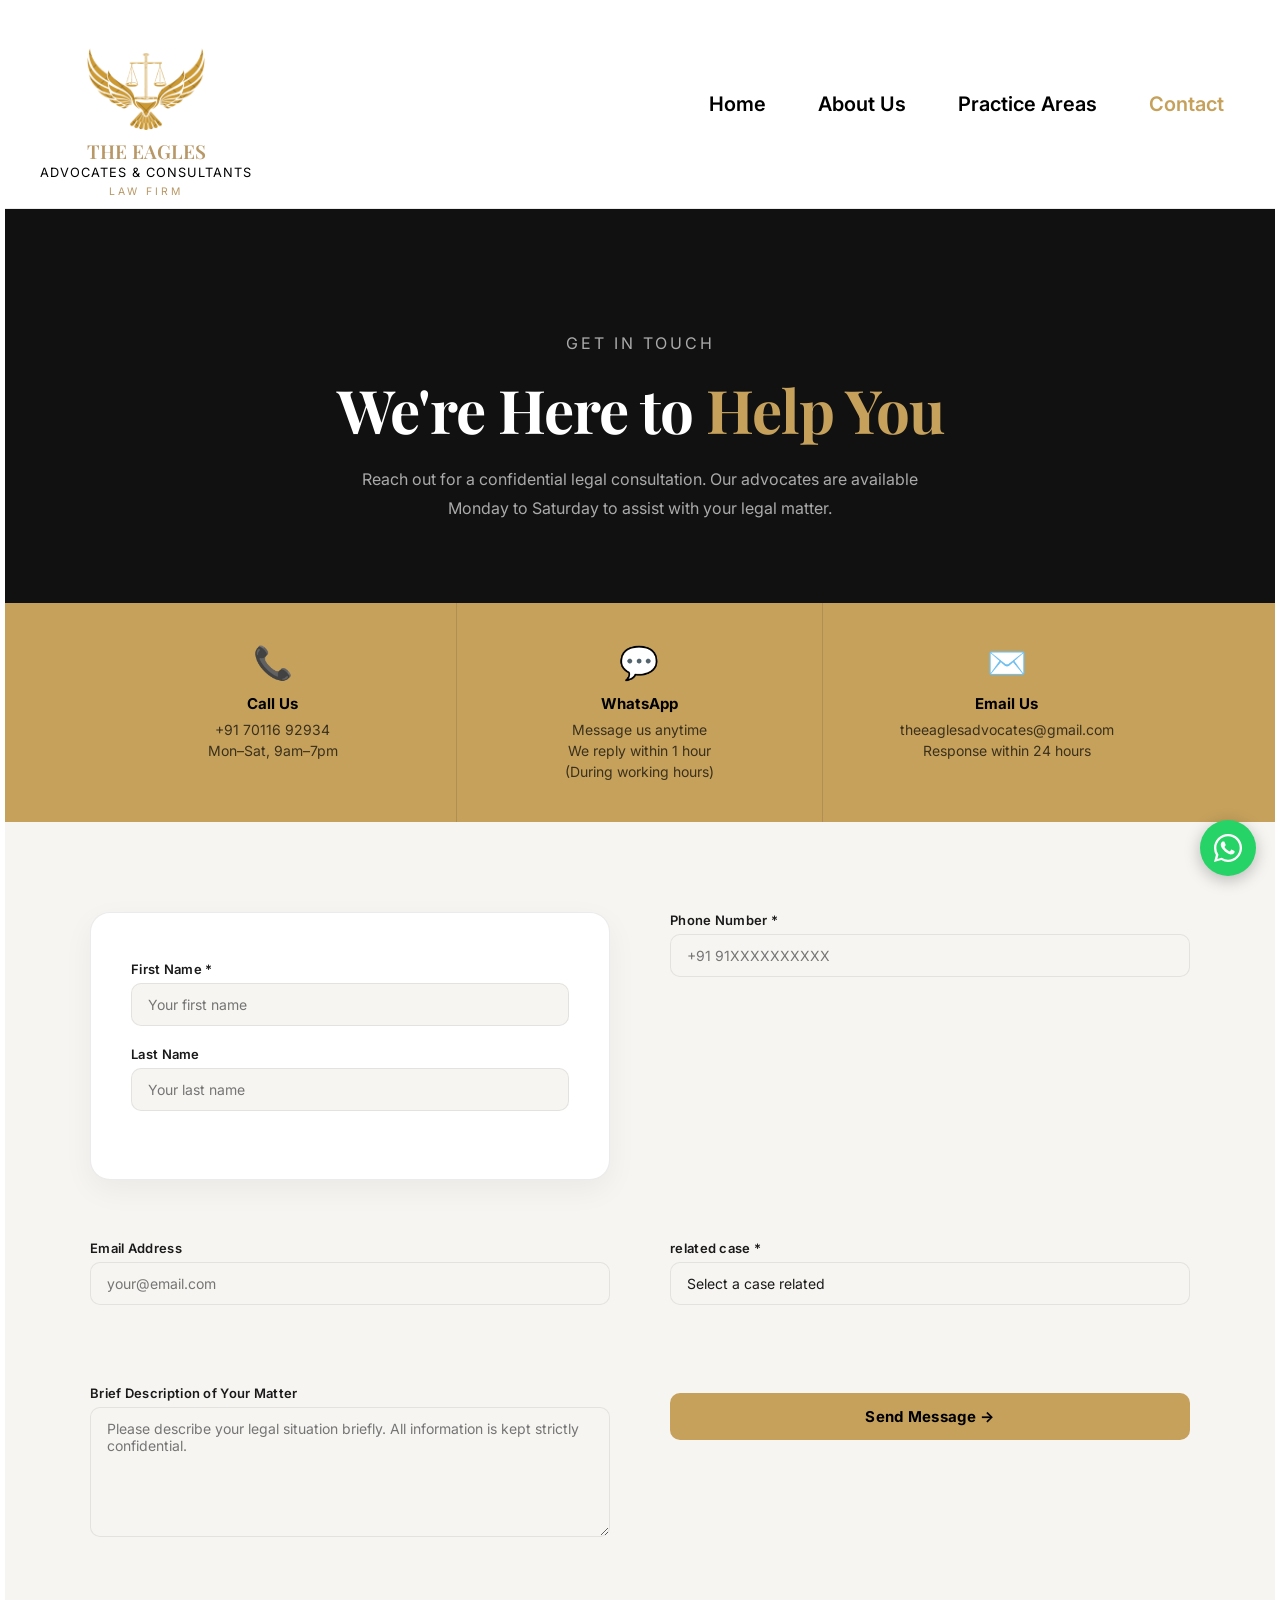
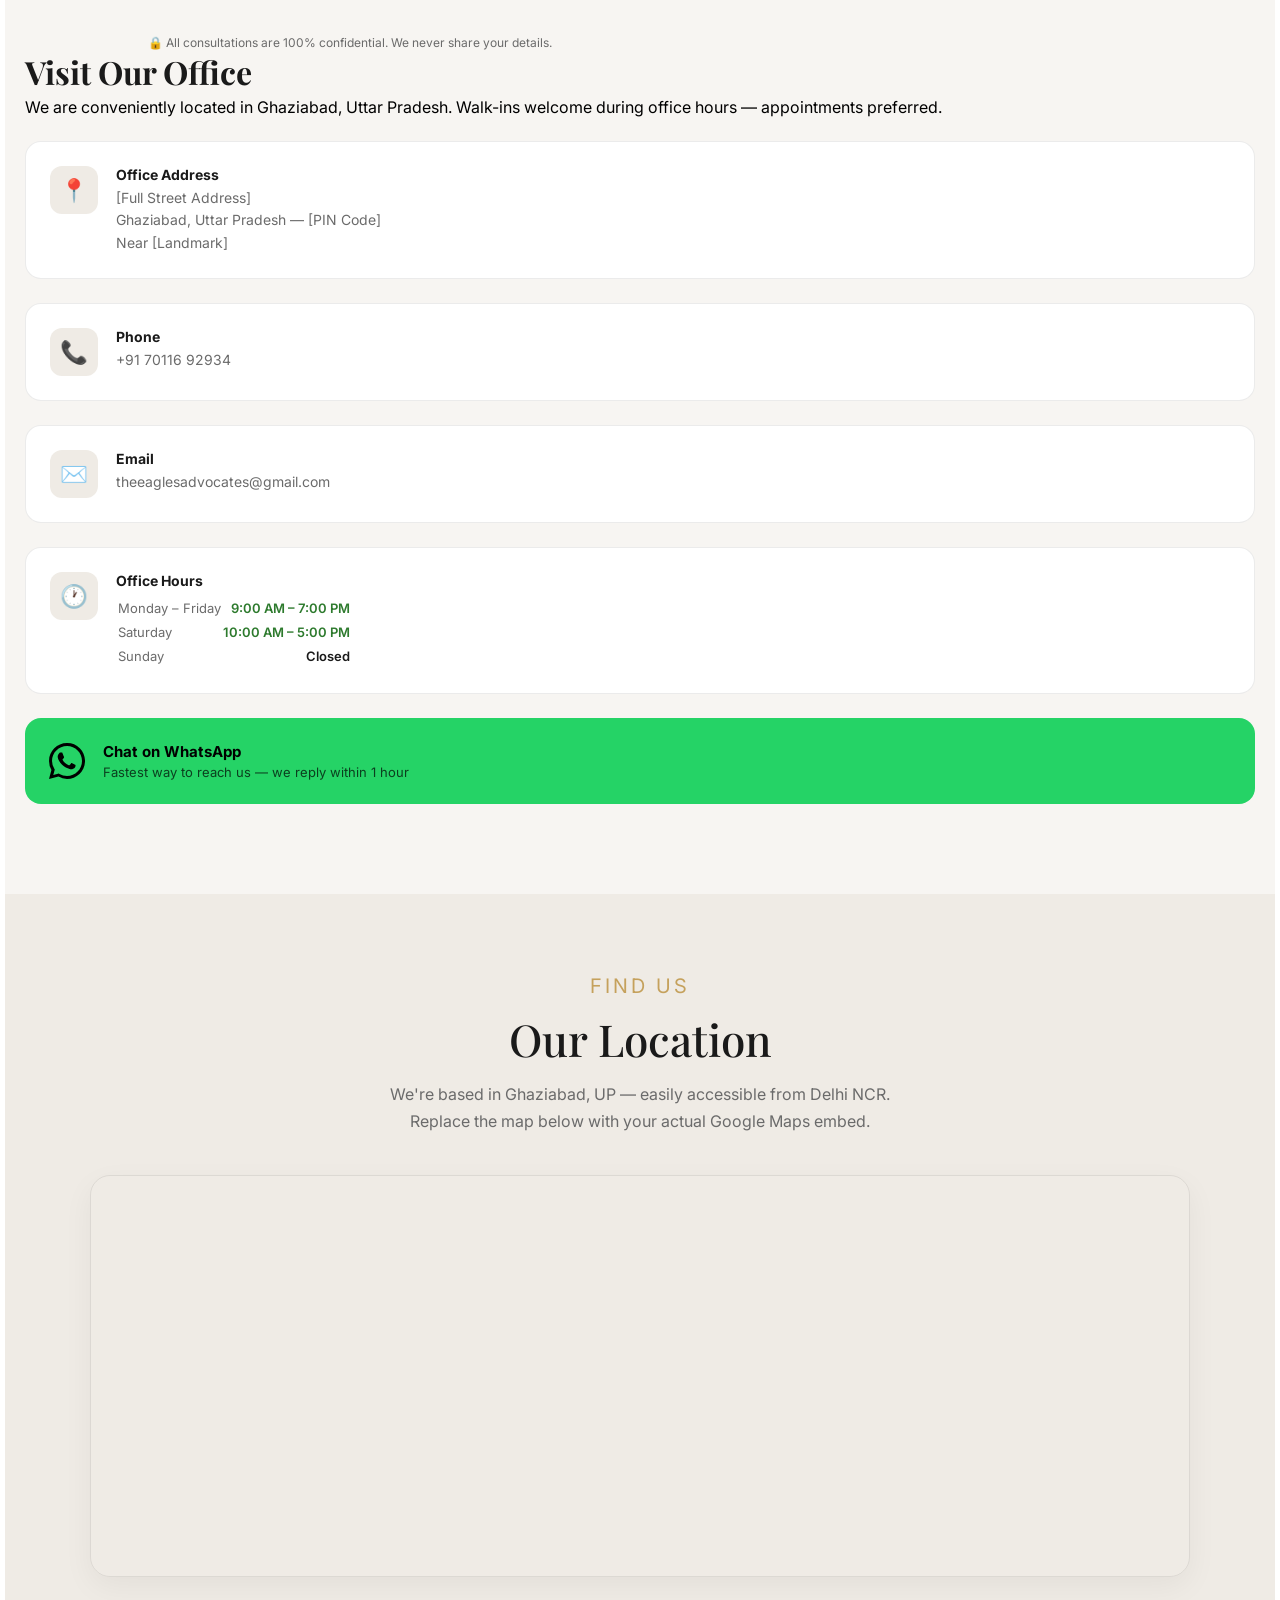
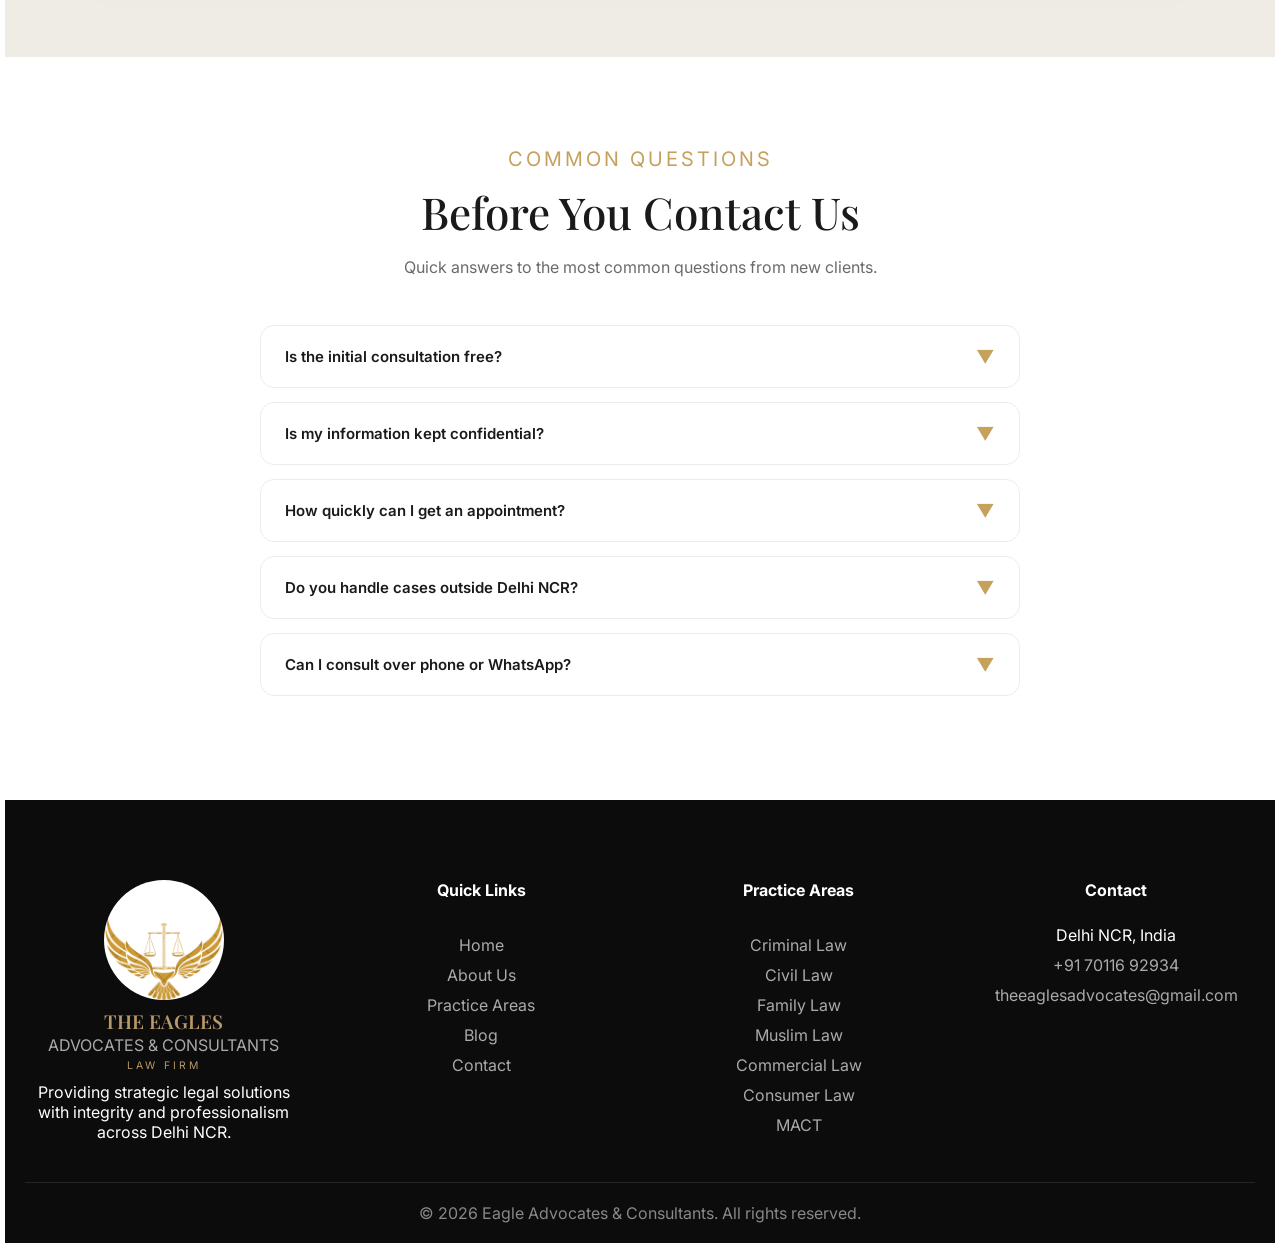
<file: contact.html>
<!DOCTYPE html>
<html lang="en">
<head>
  <meta charset="UTF-8">
  <meta name="viewport" content="width=device-width, initial-scale=1.0">
  <title>Contact Us | Eagle Advocates & Consultants | Ghaziabad</title>
  <meta name="description" content="Contact Eagle Advocates & Consultants — trusted law firm in Ghaziabad. Call, WhatsApp, or fill our form to book a confidential legal consultation today.">
  <meta name="keywords" content="contact lawyer Ghaziabad, book legal consultation UP, advocate contact Ghaziabad, law firm Uttar Pradesh contact">
  <meta name="robots" content="index, follow">
  <link rel="canonical" href="https://digitalfaizan.github.io/eagle-law/contact.html">
  <meta property="og:title" content="Contact Us | Eagle Advocates & Consultants">
  <meta property="og:description" content="Book a confidential legal consultation with Eagle Advocates & Consultants — Ghaziabad's trusted law firm.">
  <meta property="og:url" content="https://digitalfaizan.github.io/eagle-law/contact.html">
  <meta property="og:type" content="website">

  <link rel="preconnect" href="https://fonts.googleapis.com">
  <link rel="preconnect" href="https://fonts.gstatic.com" crossorigin>
  <link href="https://fonts.googleapis.com/css2?family=Inter:wght@400;500;600;700&family=Playfair+Display:wght@500;700&display=swap" rel="stylesheet">
  <link rel="stylesheet" href="style.css">
  <link rel="stylesheet" href="practice.css">
  <link rel="icon" href="Eagle Advocates & Consultants123">

 
</head>
<body>

  <!-- HEADER -->
  <header>
    <nav>
      <a href="index.html" class="logo">
        <img src="Eagle Advocates & Consultants (1).png" alt="Eagle Advocates & Consultants Logo">
                    <span class="logo-heading">THE EAGLES</span>
                    <span class="logo-subheading">ADVOCATES & CONSULTANTS</span>
                    <span class="logo-last-heading">LAW FIRM</span>
      </a>
      <ul class="nav-links">
                <li><a href="index.html" class="nav-link">Home</a></li>
                <li><a href="about.html" class="nav-link">About Us</a></li>
                <li><a href="practice-areas.html" class="nav-link">Practice Areas</a></li>
                <li><a href="contact.html" class="nav-link active-page">Contact</a></li>
            </ul>
      <div class="hamburger"><span></span><span></span><span></span></div>
    </nav>
  </header>

  <main>

    <!-- HERO -->
    <section class="contact-hero-sec reveal">
      <p class="tag-line">Get In Touch</p>
      <h1>We're Here to <span class="highlight">Help You</span></h1>
      <p>Reach out for a confidential legal consultation. Our advocates are available Monday to Saturday to assist with your legal matter.</p>
    </section>

    <!-- INFO STRIP -->
    <div class="contact-info-strip">
      <div class="info-strip-grid">
        <a href="tel:+9170116 92934" class="info-strip-item reveal">
          <span class="info-strip-icon">📞</span>
          <h3>Call Us</h3>
          <p>+91 70116 92934<br>Mon–Sat, 9am–7pm</p>
        </a>
        <a href="https://wa.me/9170116 92934" target="_blank" rel="noopener" class="info-strip-item reveal delay-1">
          <span class="info-strip-icon">💬</span>
          <h3>WhatsApp</h3>
          <p>Message us anytime<br>We reply within 1 hour</p>
          <p>(During working hours)</p>
        </a>
        <a href="mailto:theeaglesadvocates@gmail.com" class="info-strip-item reveal delay-2">
          <span class="info-strip-icon">✉️</span>
          <h3>Email Us</h3>
          <p>theeaglesadvocates@gmail.com<br>Response within 24 hours</p>
        </a>
      </div>
    </div>

    <!-- MAIN — FORM + INFO -->
    <section class="contact-main-sec">
      <div class="contact-main-inner">

        <!-- FORM -->
        <div class="contact-form-wrap reveal >
          <h2>Book a Consultation</h2>
          <p>Fill in your details and we'll get back to you to confirm your appointment.</p>

          <div class="form-row">
            <div class="form-group">
              <label for="fname">First Name *</label>
              <input type="text" id="fname" placeholder="Your first name">
            </div>
            <div class="form-group">
              <label for="lname">Last Name</label>
              <input type="text" id="lname" placeholder="Your last name">
            </div>
          </div>

          <div class="form-group">
            <label for="phone">Phone Number *</label>
            <input type="tel" id="phone" placeholder="+91 91XXXXXXXXXX">
          </div>

          <div class="form-group">
            <label for="email">Email Address</label>
            <input type="email" id="email" placeholder="your@email.com">
          </div>

          <div class="form-group">
            <label for="practice">related case *</label>
            <select id="practice">
              <option value="" disabled selected>Select a case related</option>
              <option>Criminal Law</option>
              <option>Civil Law</option>
              <option>Family Law</option>
              <option>Muslim Personal Law</option>
              <option>Commercial Law</option>
              <option>Consumer Law</option>
              <option>MACT — Motor Accident Claims</option>
              <option>Not sure / Other</option>
            </select>
          </div>

          <div class="form-group">
            <label for="message">Brief Description of Your Matter</label>
            <textarea id="message" placeholder="Please describe your legal situation briefly. All information is kept strictly confidential."></textarea>
          </div>

          <button type="button" class="form-submit">Send Message →</button>
          <p class="form-note">🔒 All consultations are 100% confidential. We never share your details.</p>
        </div>

        <!-- INFO PANEL -->
        <div class="contact-info-panel reveal delay-1">
          <div>
            <h2>Visit Our Office</h2>
            <p>We are conveniently located in Ghaziabad, Uttar Pradesh. Walk-ins welcome during office hours — appointments preferred.</p>
          </div>

          <!-- Address -->
          <div class="info-card">
            <div class="info-card-icon">📍</div>
            <div class="info-card-text">
              <h4>Office Address</h4>
              <p>[Full Street Address]<br>Ghaziabad, Uttar Pradesh — [PIN Code]<br>Near [Landmark]</p>
            </div>
          </div>

          <!-- Phone -->
          <div class="info-card">
            <div class="info-card-icon">📞</div>
            <div class="info-card-text">
              <h4>Phone</h4>
              <a href="tel:+9170116 92934">+91 70116 92934</a>
            </div>
          </div>

          <!-- Email -->
          <div class="info-card">
            <div class="info-card-icon">✉️</div>
            <div class="info-card-text">
              <h4>Email</h4>
              <a href="theeaglesadvocates@gmail.com">theeaglesadvocates@gmail.com</a>
            </div>
          </div>

          <!-- Office Hours -->
          <div class="info-card">
            <div class="info-card-icon">🕐</div>
            <div class="info-card-text">
              <h4>Office Hours</h4>
              <table class="hours-table">
                <tr><td>Monday – Friday</td><td class="hours-open">9:00 AM – 7:00 PM</td></tr>
                <tr><td>Saturday</td><td class="hours-open">10:00 AM – 5:00 PM</td></tr>
                <tr><td>Sunday</td><td>Closed</td></tr>
              </table>
            </div>
          </div>

          <!-- WhatsApp -->
          <a href="https://wa.me/917011692934?text=Hello%2C%20I%20need%20legal%20consultation." target="_blank" rel="noopener" class="whatsapp-card">
            <svg xmlns="http://www.w3.org/2000/svg" width="36" height="36" viewBox="0 0 24 24" fill="#000">
              <path d="M20.52 3.48A11.93 11.93 0 0012.01 0C5.38 0 .01 5.37.01 12a11.9 11.9 0 001.6 6L0 24l6.3-1.65A11.94 11.94 0 0012.01 24c6.63 0 12-5.37 12-12 0-3.2-1.25-6.22-3.49-8.52zM12.01 22a9.93 9.93 0 01-5.06-1.38l-.36-.22-3.74.98 1-3.64-.23-.38A9.93 9.93 0 012.01 12c0-5.51 4.48-10 10-10s10 4.49 10 10-4.49 10-10 10zm5.45-7.6c-.3-.15-1.76-.87-2.03-.97s-.47-.15-.67.15-.77.97-.94 1.16-.35.22-.65.07a8.14 8.14 0 01-2.4-1.48 9.07 9.07 0 01-1.66-2.07c-.17-.3 0-.46.13-.6s.3-.35.45-.52.2-.3.3-.5.05-.37-.02-.52-.67-1.61-.91-2.2c-.24-.58-.49-.5-.67-.51H7.6c-.2 0-.52.07-.79.37s-1.03 1.01-1.03 2.46 1.06 2.85 1.2 3.05 2.07 3.17 5.02 4.44c.7.3 1.25.48 1.67.62.7.22 1.34.19 1.84.11.56-.08 1.73-.71 1.97-1.39s.24-1.27.17-1.39-.27-.22-.57-.37z"/>
            </svg>
            <div>
              <h4>Chat on WhatsApp</h4>
              <p>Fastest way to reach us — we reply within 1 hour</p>
            </div>
          </a>

        </div>
      </div>
    </section>

    <!-- MAP -->
    <section class="contact-map-sec">
      <div class="contact-map-inner reveal">
        <p class="tag-line">Find Us</p>
        <h2 class="sec-heading">Our Location</h2>
        <p class="section-discription" style="max-width:560px;margin:0 auto;">We're based in Ghaziabad, UP — easily accessible from Delhi NCR. Replace the map below with your actual Google Maps embed.</p>
        <div class="map-embed">
          <!-- Replace src with your actual Google Maps embed URL -->
          <iframe
            src="https://www.google.com/maps/embed?pb=!1m18!1m12!1m3!1d224346.54004959687!2d77.20901248395996!3d28.67314399999999!2m3!1f0!2f0!3f0!3m2!1i1024!2i768!4f13.1!3m3!1m2!1s0x390cf2b8f3e4af15%3A0x6ab77a7ef3c7d17f!2sGhaziabad%2C%20Uttar%20Pradesh!5e0!3m2!1sen!2sin!4v1717000000000"
            allowfullscreen=""
            loading="lazy"
            referrerpolicy="no-referrer-when-downgrade"
            title="Eagle Advocates & Consultants Location — Ghaziabad">
          </iframe>
        </div>
      </div>
    </section>

    <!-- FAQ -->
    <section class="contact-faq-sec">
      <div class="faq-inner reveal">
        <p class="tag-line">Common Questions</p>
        <h2 class="sec-heading">Before You Contact Us</h2>
        <p class="section-discription">Quick answers to the most common questions from new clients.</p>

        <div class="faq-list">

          <div class="faq-item">
            <button class="faq-question">
              Is the initial consultation free?
              <span class="faq-chevron">▼</span>
            </button>
            <div class="faq-answer">
              <p>We offer an initial consultation to understand your matter and assess how we can help. Please call or WhatsApp us to confirm the consultation fee and available time slots.</p>
            </div>
          </div>

          <div class="faq-item">
            <button class="faq-question">
              Is my information kept confidential?
              <span class="faq-chevron">▼</span>
            </button>
            <div class="faq-answer">
              <p>Absolutely. All information shared with our advocates is protected by strict professional confidentiality. We never share your details with any third party without your explicit consent.</p>
            </div>
          </div>

          <div class="faq-item">
            <button class="faq-question">
              How quickly can I get an appointment?
              <span class="faq-chevron">▼</span>
            </button>
            <div class="faq-answer">
              <p>In most cases we can schedule a consultation within 24–48 hours. For urgent matters such as bail applications, please call us directly on our phone number and we will prioritise your case immediately.</p>
            </div>
          </div>

          <div class="faq-item">
            <button class="faq-question">
              Do you handle cases outside Delhi NCR?
              <span class="faq-chevron">▼</span>
            </button>
            <div class="faq-answer">
              <p>Yes. While our primary practice is in Delhi NCR, we also handle matters across India. Contact us to discuss your specific location and requirements.</p>
            </div>
          </div>

          <div class="faq-item">
            <button class="faq-question">
              Can I consult over phone or WhatsApp?
              <span class="faq-chevron">▼</span>
            </button>
            <div class="faq-answer">
              <p>Yes, initial discussions can take place over phone or WhatsApp. However, for a thorough legal consultation and to review documents, an in-person or video meeting is recommended.</p>
            </div>
          </div>

        </div>
      </div>
    </section>

  </main>

  <!-- FOOTER -->
  <footer class="footer">
  <div class="footer-container">
    <div class="footer-grid">
            <!-- Column 1 -->
            <div class="footer-col">
                <a href="Home.html" class="logo"><img src="Eagle Advocates & Consultants (1).png" alt="">
            <span class="logo-heading">THE EAGLES</span>
    <span class="logo-subheading-footer">ADVOCATES & CONSULTANTS</span>
    <span class="logo-last-heading">LAW FIRM</span>
            </a>
                <p>Providing strategic legal solutions with integrity and professionalism across Delhi NCR.</p>
            </div>
            <!-- Column 2 -->
            <div class="footer-col">
                <h4>Quick Links</h4>
                <ul>
                    <li><a href="index.html">Home</a></li>
                    <li><a href="about.html">About Us</a></li>
                    <li><a href="practice-areas.html">Practice Areas</a></li>
                    <li><a href="blog.html">Blog</a></li>
                    <li><a href="contact.html">Contact</a></li>
                </ul>
            </div>
            <!-- Column 3 -->
            <div class="footer-col">
                <h4>Practice Areas</h4>
                <ul>
                    <li><a href="criminal-cases.html">Criminal Law</a></li>
                    <li><a href="civil-cases.html">Civil Law</a></li>
                    <li><a href="family-cases.html">Family Law</a></li>
                    <li><a href="muslim-law.html">Muslim Law</a></li>
                    <li><a href="commercial-cases.html">Commercial Law</a></li>
                    <li><a href="consumer-cases.html">Consumer Law</a></li>
                    <li><a href="mact.html">MACT</a></li>
                </ul>
            </div>
            <!-- Column 4 -->
            <div class="footer-col">
                <h4>Contact</h4>
          <p>Delhi NCR, India</p>
          <p><a href="tel:+9170116 92934">+91 70116 92934</a></p>
          <p><a href="mailto:theeaglesadvocates@gmail.com">theeaglesadvocates@gmail.com</a></p>
        </div>
            </div>
    </div>
  <div class="footer-bottom">
    <p>© 2026 Eagle Advocates & Consultants. All rights reserved.</p>
  </div>
</footer>

  <script src="main.js"></script>
  <script>
    // FAQ accordion
    document.querySelectorAll(".faq-question").forEach(btn => {
      btn.addEventListener("click", function () {
        const item = this.closest(".faq-item");
        const isOpen = item.classList.contains("open");
        // close all
        document.querySelectorAll(".faq-item").forEach(i => i.classList.remove("open"));
        // open clicked if it was closed
        if (!isOpen) item.classList.add("open");
      });
    });
  </script>

</body>
</html>
</file>
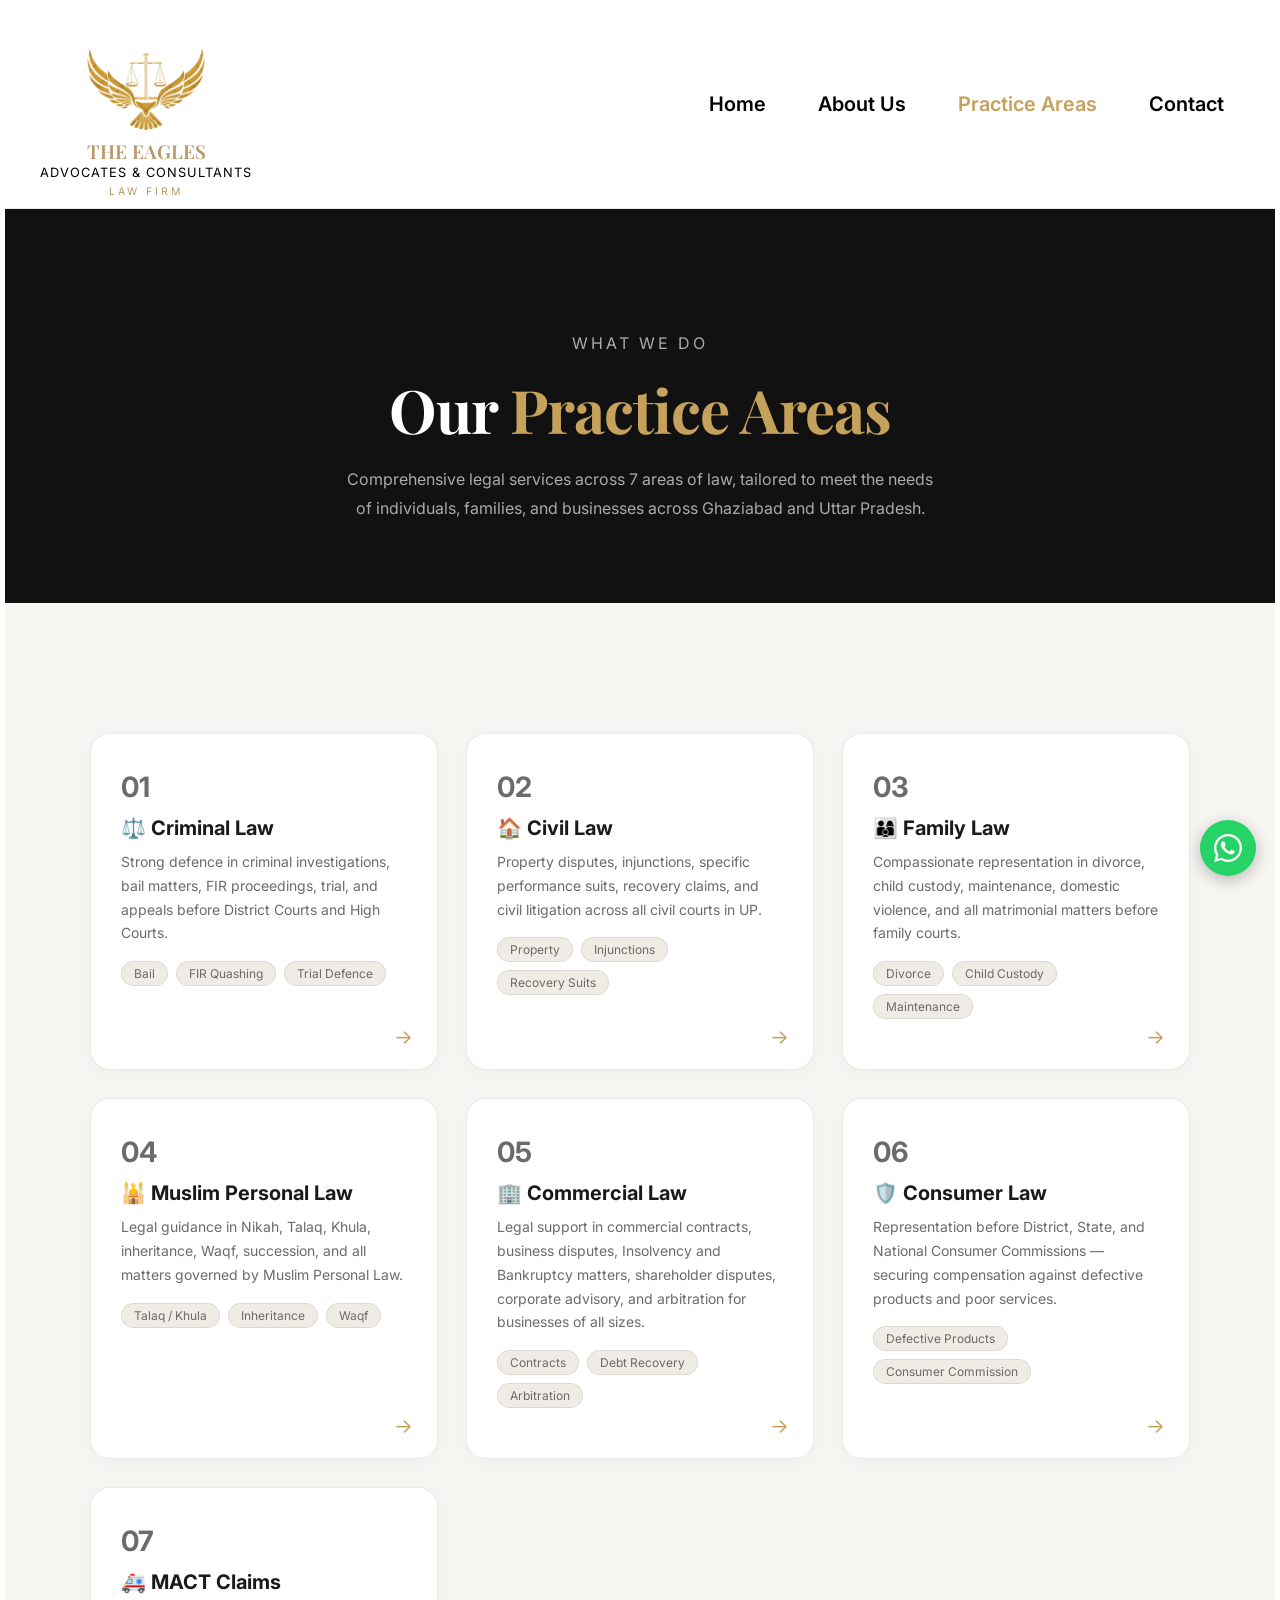
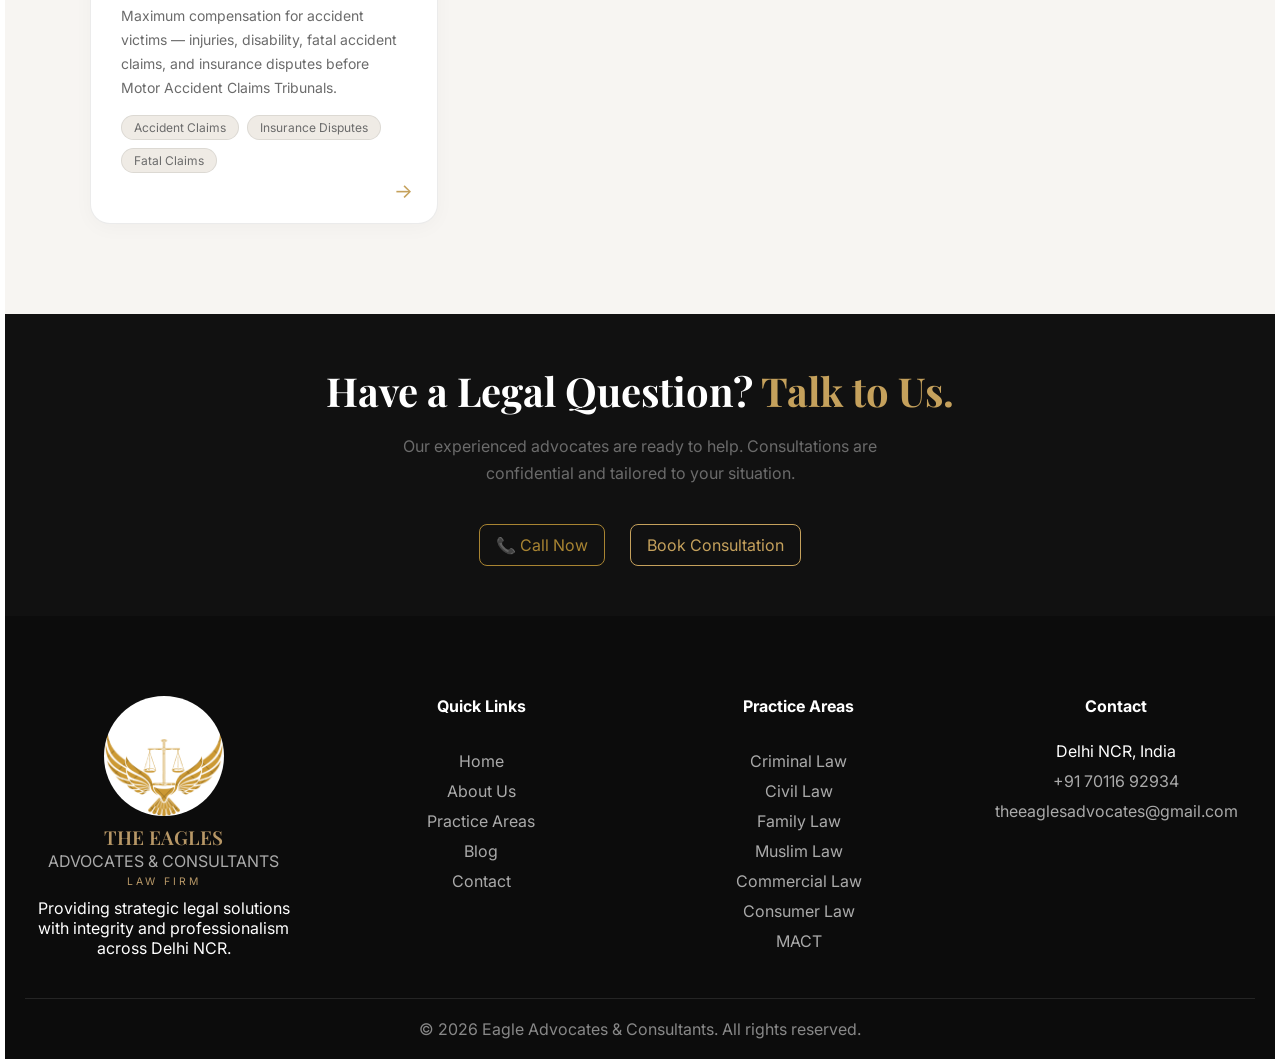
<file: practice-areas.html>
<!DOCTYPE html>
<html lang="en">
<head>
  <meta charset="UTF-8">
  <meta name="viewport" content="width=device-width, initial-scale=1.0">
  <title>Practice Areas | The Eagle Advocates & Consultants | Delhi, NCR Law Firm</title>
  <meta name="description" content="The Eagle Advocates & Consultants offers expert legal services across 7 practice areas in Ghaziabad — Criminal, Civil, Family, Muslim Law, Commercial, Consumer, and MACT.">
  <meta name="keywords" content="law firm Ghaziabad, practice areas advocate UP, criminal civil family lawyer Ghaziabad, legal services Uttar Pradesh">
  <meta name="robots" content="index, follow">
  <link rel="canonical" href="https://digitalfaizan.github.io/eagle-law/practice-areas.html">
  <meta property="og:title" content="Practice Areas | Eagle Advocates & Consultants">
  <meta property="og:description" content="Expert legal services across 7 practice areas in Ghaziabad — Criminal, Civil, Family, Muslim Law, Commercial, Consumer, and MACT.">
  <meta property="og:url" content="https://digitalfaizan.github.io/eagle-law/practice-areas.html">
  <meta property="og:type" content="website">
  <link rel="preconnect" href="https://fonts.googleapis.com">
  <link rel="preconnect" href="https://fonts.gstatic.com" crossorigin>
  <link href="https://fonts.googleapis.com/css2?family=Inter:wght@400;500;600;700&family=Playfair+Display:wght@500;700&display=swap" rel="stylesheet">
  
  <link rel="stylesheet" href="practice.css">
  <link rel="icon" href="Eagle Advocates & Consultants123">
</head>
<body>

  <header>
    <nav>
      <a href="index.html" class="logo">
        <img src="Eagle Advocates & Consultants (1).png" alt="Eagle Advocates & Consultants Logo">
                    <span class="logo-heading">THE EAGLES</span>
                    <span class="logo-subheading">ADVOCATES & CONSULTANTS</span>
                    <span class="logo-last-heading">LAW FIRM</span>
      </a>
       <ul class="nav-links">
                <li><a href="index.html" class="nav-link">Home</a></li>
                <li><a href="about.html" class="nav-link">About Us</a></li>
                <li><a href="practice-areas.html" class="nav-link  active-page">Practice Areas</a></li>
                <li><a href="contact.html" class="nav-link">Contact</a></li>
            </ul>
      <div class="hamburger"><span></span><span></span><span></span></div>
    </nav>
  </header>

  <main>

    <!-- HERO -->
    <section class="pa-hero reveal">
      <p class="tag-line">What We Do</p>
      <h1>Our <span class="highlight">Practice Areas</span></h1>
      <p>Comprehensive legal services across 7 areas of law, tailored to meet the needs of individuals, families, and businesses across Ghaziabad and Uttar Pradesh.</p>
    </section>

    <!-- GRID -->
    <section class="pa-grid-sec">
      <div class="pa-grid-inner">
        <div class="pa-full-grid">

          <a href="criminal-cases.html" class="pa-card reveal">
            <span class="pa-card-num">01</span>
            <h3>⚖️ Criminal Law</h3>
            <p>Strong defence in criminal investigations, bail matters, FIR proceedings, trial, and appeals before District Courts and High Courts.</p>
            <div class="pa-card-tags">
              <span class="pa-tag">Bail</span>
              <span class="pa-tag">FIR Quashing</span>
              <span class="pa-tag">Trial Defence</span>
            </div>
            <span class="pa-card-arrow">→</span>
          </a>

          <a href="civil-cases.html" class="pa-card reveal delay-1">
            <span class="pa-card-num">02</span>
            <h3>🏠 Civil Law</h3>
            <p>Property disputes, injunctions, specific performance suits, recovery claims, and civil litigation across all civil courts in UP.</p>
            <div class="pa-card-tags">
              <span class="pa-tag">Property</span>
              <span class="pa-tag">Injunctions</span>
              <span class="pa-tag">Recovery Suits</span>
            </div>
            <span class="pa-card-arrow">→</span>
          </a>

          <a href="family-cases.html" class="pa-card reveal delay-2">
            <span class="pa-card-num">03</span>
            <h3>👨‍👩‍👦 Family Law</h3>
            <p>Compassionate representation in divorce, child custody, maintenance, domestic violence, and all matrimonial matters before family courts.</p>
            <div class="pa-card-tags">
              <span class="pa-tag">Divorce</span>
              <span class="pa-tag">Child Custody</span>
              <span class="pa-tag">Maintenance</span>
            </div>
            <span class="pa-card-arrow">→</span>
          </a>

          <a href="muslim-law.html" class="pa-card reveal">
            <span class="pa-card-num">04</span>
            <h3>🕌 Muslim Personal Law</h3>
            <p>Legal guidance in Nikah, Talaq, Khula, inheritance, Waqf, succession, and all matters governed by Muslim Personal Law.</p>
            <div class="pa-card-tags">
              <span class="pa-tag">Talaq / Khula</span>
              <span class="pa-tag">Inheritance</span>
              <span class="pa-tag">Waqf</span>
            </div>
            <span class="pa-card-arrow">→</span>
          </a>

          <a href="commercial-cases.html" class="pa-card reveal delay-1">
            <span class="pa-card-num">05</span>
            <h3>🏢 Commercial Law</h3>
            <p>Legal support in commercial contracts, business disputes,  Insolvency and Bankruptcy matters, shareholder disputes, corporate advisory, and arbitration for businesses of all sizes.</p>
            <div class="pa-card-tags">
              <span class="pa-tag">Contracts</span>
              <span class="pa-tag">Debt Recovery</span>
              <span class="pa-tag">Arbitration</span>
            </div>
            <span class="pa-card-arrow">→</span>
          </a>

          <a href="consumer-cases.html" class="pa-card reveal delay-2">
            <span class="pa-card-num">06</span>
            <h3>🛡️ Consumer Law</h3>
            <p>Representation before District, State, and National Consumer Commissions — securing compensation against defective products and poor services.</p>
            <div class="pa-card-tags">
              <span class="pa-tag">Defective Products</span>
              <span class="pa-tag">Consumer Commission</span>
            </div>
            <span class="pa-card-arrow">→</span>
          </a>

          <a href="mact.html" class="pa-card reveal">
            <span class="pa-card-num">07</span>
            <h3>🚑 MACT Claims</h3>
            <p>Maximum compensation for accident victims — injuries, disability, fatal accident claims, and insurance disputes before Motor Accident Claims Tribunals.</p>
            <div class="pa-card-tags">
              <span class="pa-tag">Accident Claims</span>
              <span class="pa-tag">Insurance Disputes</span>
              <span class="pa-tag">Fatal Claims</span>
            </div>
            <span class="pa-card-arrow">→</span>
          </a>

        </div>
      </div>
    </section>

    <!-- CTA -->
     <!-- CTA -->
    <section class="practice-cta reveal">
      <h2>Have a Legal Question? <span class="highlight">Talk to Us.</span></h2>
      <p class="section-discription">Our experienced advocates are ready to help. Consultations are confidential and tailored to your situation.</p>
      <div class="btn-cont">
        <a href="tel:+9170116 92934" class="hero-btn cta">📞 Call Now</a>
        <a href="contact.html" class="hero-btn">Book Consultation</a>
      </div>
    </section>

  </main>

  <footer class="footer">
  <div class="footer-container">
    <div class="footer-grid">
            <!-- Column 1 -->
            <div class="footer-col">
                <a href="Home.html" class="logo"><img src="Eagle Advocates & Consultants (1).png" alt="">
            <span class="logo-heading">THE EAGLES</span>
    <span class="logo-subheading-footer">ADVOCATES & CONSULTANTS</span>
    <span class="logo-last-heading">LAW FIRM</span>
            </a>
                <p>Providing strategic legal solutions with integrity and professionalism across Delhi NCR.</p>
            </div>
            <!-- Column 2 -->
            <div class="footer-col">
                <h4>Quick Links</h4>
                <ul>
                    <li><a href="index.html">Home</a></li>
                    <li><a href="about.html">About Us</a></li>
                    <li><a href="practice-areas.html">Practice Areas</a></li>
                    <li><a href="blog.html">Blog</a></li>
                    <li><a href="contact.html">Contact</a></li>
                </ul>
            </div>
            <!-- Column 3 -->
            <div class="footer-col">
                <h4>Practice Areas</h4>
                <ul>
                    <li><a href="criminal-cases.html">Criminal Law</a></li>
                    <li><a href="civil-cases.html">Civil Law</a></li>
                    <li><a href="family-cases.html">Family Law</a></li>
                    <li><a href="muslim-law.html">Muslim Law</a></li>
                    <li><a href="commercial-cases.html">Commercial Law</a></li>
                    <li><a href="consumer-cases.html">Consumer Law</a></li>
                    <li><a href="mact.html">MACT</a></li>
                </ul>
            </div>
            <!-- Column 4 -->
            <div class="footer-col">
                <h4>Contact</h4>
          <p>Delhi NCR, India</p>
          <p><a href="tel:+9170116 92934">+91 70116 92934</a></p>
         <p><a href="mailto:theeaglesadvocates@gmail.com">theeaglesadvocates@gmail.com</a></p>
        </div>
            </div>
    </div>
  <div class="footer-bottom">
    <p>© 2026 Eagle Advocates & Consultants. All rights reserved.</p>
  </div>
</footer>

  <script src="main.js"></script>
</body>
</html>
</file>
<file: style.css>
:root {
  /* Backgrounds */
--bg-main: #f7f5f2;        /* main cream */
  --bg-soft: #efebe5;        /* subtle variation */
  --bg-dark: #111111;        /* for footer/header if needed */


   /* Accent */
  --accent: #c5a15c;         /* soft gold (not bright) */
  --accent-dark: #a88432;

   /* Text */
  --text-primary: #1a1a1a;   /* main text */
  --text-secondary: #6b6b6b; /* subtext */

  /* Borders */
  --border-light: rgba(255, 255, 255, 0.1);
  --border-dark: rgba(0, 0, 0, 0.08);

  /* Effects */
  --blur: blur(10px);
  --shadow-soft: 0 10px 30px rgba(0,0,0,0.05);

  /* Layout */
  --container-width: 1200px;

  /* Typography */
  --font-main: 'Inter', sans-serif;          /* UPDATED */
  --font-heading: 'Playfair Display', serif;

  /* Transitions */
  --transition: all 0.3s ease;
}

* {
    margin: 0;
    padding: 0;
    box-sizing: border-box;
}

body{
    font-family: var(--font-main);
    background-color: var(--light-bg);
    color: var(--text-dark);
    padding: 0 5px;
}
h1{
    color: var(--text-white);
    font-family: var(--font-heading);
    font-size: clamp(40px, 5vw, 60px);
    line-height: 1.2;
}
.sec-heading{
    font-family: var(--font-heading);
    font-size: clamp(28px, 4vw, 44px);
    font-weight: 500;
    color: var(--text-primary);
    text-align: center;
    line-height: 1.2;
    margin: 15px 0;
}
.section-discription{
    color: var(--text-secondary);
    font-family: var(--font-main);
    font-size: clamp(14px, 1.5vw, 16px);
    line-height: 1.7;
    margin-bottom: 15px;
}
.card h3{
    font-family: var(--font-main);
  font-size: clamp(18px, 2vw, 22px);
  font-weight: 600;
  color: var(--text-primary);
}
.card:hover h3 {
  color: var(--accent);
}
.card p {
  font-family: var(--font-main);
  font-size: 15px;
  line-height: 1.6;
  color: var(--text-secondary);
}
.tag-line{
    font-family: var(--font-main);
    font-size: clamp(11px, 1vw, 13px);
    letter-spacing: 2px;
    text-transform: uppercase;
    color: var(--accent);
    display: block;
    margin-bottom: 10px;
    text-align: center;
}
.tagline::after {
  content: "";
  display: block;
  width: 40px;
  height: 1px;
  background: var(--accent);
  margin: 10px auto 0;
}

.main-container{
    width: var(--container-width);
    margin: auto;
    align-items: center;
    text-align: center;
}

section{
    
    display: flex;
    width: 100%;
    min-height: 90vh;
    padding: 60px 20px;

}

/*header*/
header {
    width: 100%;
    min-height: 100px;
    background-color: var(--secondary-bg);
    padding: 10px 25px;
    top: 0;
}

nav{
    display: flex;
    flex-direction: row;
    justify-content: space-between;
    align-items: center;
    height: 100%;
    padding: 0 10px;
}

.logo{
    display: flex;
    justify-content: center;
    align-items: center;
    height: 100%;
    padding: 0;
}
.logo img{
    display: block;
    height: 150px;
    width: 100%;
}
.nav-links{
    display: flex;
    flex-direction: row;
    gap: 20px;
    list-style: none;
    padding: 0;
    margin: 0;
}
.nav-links li .nav-link{
    display: block;
    color: var(--text-muted);
    font-size: 20px;
    text-align: center;
    text-decoration: none;
    padding: 10px 16px;
    overflow: hidden;
    font-weight: 600;
}

.nav-links li .nav-link:hover{
    color: var(--text-white);
    border: 1px solid var(--border-light);
    transform: translateY(-6);
    box-shadow: 1px 12px 24px rgba(0, 0, 0, 0.50);
    border-radius: 25px;
}
.hamburger{
    display: none;
    flex-direction: column;
    cursor: pointer;
    gap: 5px;
}
.hamburger span{
    width: 25px;
    height: 4px;
    background-color: var(--bg-dark);
    border-radius: 2px;
}

.header-btn{
    padding: 10px 16px;
    border: 1px solid var(--accent-gold-dark);
    color: var(--text-white);
    text-decoration: none;
}
.header-btn:hover{
    transform: translateY(-6);
    box-shadow: var(--border-light);
    border: 1px solid var(--bg-dark);
    border-radius: 25px;
}
 @media (max-width:768px){
            header{
                padding: 10px 15px;
            }
            nav{
                flex-direction: row;
                position: relative;
                justify-content: space-between;
                padding: 10px 20px;
            }
            .nav-links{
                display: none;
                position: absolute;
                top: 150px;
                left: 0;
                width: 100%;
                background-color: var(--text-secondary);
                flex-direction: column;
                justify-content: space-between;
                align-items: center;
                gap: 20px;
                padding: 30px 0;
                box-shadow: 0 5px 10px rgba(0, 0, 0, 0.12);
            }
            .nav-links.active{
                display: flex;
            }
            .hamburger{
                display: flex !important;
                z-index: 100;
            }
            
        }

/*hero section*/

.hero-container{
    width: var(--container-width);
    margin: auto;
    align-items: center;
    text-align: center;
    display: flex;
    flex-direction: column;
    gap: 20px;
}
.hero-grid{
    display: grid;
    grid-template-columns: repeat(2,1fr);
    gap: 20px;
}
.hero-image img{
    height: 100%;
    width: 100%;
    display: block;
    border-radius: 25px;
    box-shadow: var(--shadow-soft);
}
.btn-cont{
    display: flex;
    flex-direction: row;
    gap: 25px;
}
.hero-btn{
    padding: 10px 16px;
    border: 1px solid var(--accent);
    color: var(--accent);
    text-decoration: none;
    border-radius: 8px;
}
.hero-btn:hover{
     transform: translateY(-6);
    box-shadow: 1px 12px 24px rgba(255, 255, 255, 0.2);
    background-color: var(--accent);
    color: var(--text-white);
    border-color: var(--accent-gold);
}
.cta{
    color: var(--accent-dark);
    border-color: var(--accent-dark);
}
.cta:hover{
    color: var(--text-white);
    background-color: var(--accent-dark);
    border-color: var(--accent-dark);
}
.hero-bottom{
    margin-top: 35px;
    text-align: center;
}
.highlight {
  color: var(--accent);
}

.hero-content{
    display: flex;
    flex-direction: column;
    text-align: left;
    gap: 25px;
}

@media (max-width:768px){
    .hero-grid{
        grid-template-columns: 1fr;
        
    }
    .hero-content{
        align-items: center;
    }
}

/*sec practice area*/

.card {
  display: block;
  padding: 30px;
  border: 1px solid var(--border-dark);
  border-radius: 20px;
  background: #fff;
  text-decoration: none;
  color: var(--text-primary);
  position: relative;
  overflow: hidden;
  transition: var(--transition);
}
.card-hidden {
  opacity: 0;
  transform: translateY(10px);
  transition: var(--transition);
}
.card:hover {
  border-color: var(--accent);
}

.card:hover .card-hidden {
  opacity: 1;
  transform: translateY(0);
}
.arrow {
  position: absolute;
  bottom: 20px;
  right: 25px;
  font-size: 20px;
}
.learn {
  display: inline-block;
  margin-top: 10px;
  color: var(--accent);
  font-weight: 500;
}
.card:hover {
  transform: translateY(-5px);
  box-shadow: var(--shadow-soft);
}

.practice-grid{
    display: grid;
    grid-template-columns: repeat(3,1fr);
    grid-template-rows: 2;
    gap: 25px;
    margin-top: 25px;
}
.number {
  font-size: 24px;
  font-weight: 600;
  color: var(--text-secondary);
}

@media (max-width:768px){
    .practice-grid{
        grid-template-columns: repeat(2,1fr);
    }
    .card-hidden{
        opacity: 1;
        transform: translateY(0);
    }
}
@media (max-width:480px){
    .practice-grid{
        grid-template-columns: 1fr;
    }
}

/*sec-about*/
.about-grid{
    display: grid;
    grid-template-columns: repeat(2,1fr);
    gap: 25px;
     align-items: center;
}
.about-content {
    display: flex;
    flex-direction: column;
    gap: 10px;
    flex-wrap: wrap;
    text-align: left;
}
.about-image img{
      height: 100%;
    width: 100%;
    display: block;
    border-radius: 25px;
    box-shadow: var(--shadow-soft);
}
.bull-points{
    font-family: var(--font-main);
    color: var(--accent-dark);
    font-size: clamp(14px, 1.5vw, 16px);
}

@media(max-width:1000px){
    .about-grid{
        grid-template-columns: 1fr;
    }
}

@media (max-width:768px){
    .about-content{
        text-align: center;
    }
}

/*blog sec*/
.blog-card-holder{
    display: grid;
    grid-template-columns: repeat(3,1fr);
    gap: 25px;
    margin-top: 20px;
}
.blogc img{
    display: block;
    width: 100%;
    border-radius: 20px;
    margin-bottom: 20px;
}
@media (max-width:768px){
    .blog-card-holder{
        grid-template-columns: 1fr;
    }
}

/*sec contact*/
.contact-grid{
    display: grid;
    grid-template-columns: repeat(2,1fr);
    gap: 40px;
    background-color: #0c0c0c;
    color: #fff;
    padding: 10px;
    border-radius: 20px;
    align-items: center;
}
.contact-content {
    display: flex;
    flex-direction: column;
    gap: 10px;
    flex-wrap: wrap;
    text-align: center;
    
    align-items: center;
}
.contact-image img{
      height: 100%;
    width: 100%;
    display: block;
    border-radius: 25px;
    box-shadow: var(--shadow-soft);
}
.cont-h2{
    color: #fff;
}
@media(max-width:768px){
    .contact-grid{
        display: flex;
        flex-direction: column;
    }
}

/*footer*/
.footer {
  background: #0c0c0c;
  color: #fff;
  padding: 80px 20px 20px;
}
.footer-container{
    text-align: center;
}
.footer-grid {
  display: grid;
  grid-template-columns: repeat(4, 1fr);
  gap: 40px;
}
.logo-footer img{
    height: 120px;
    width: auto;
    margin-bottom: 15px;
}
.footer h3,
.footer h4 {
  margin-bottom: 15px;
}
.footer a {
  color: #aaa;
  text-decoration: none;
}

.footer a:hover {
  color: var(--accent);
}
.footer-col {
  display: flex;
  flex-direction: column;
  gap: 10px;
}
.footer-col ul li{
    list-style: none;
}
.footer-bottom {
  border-top: 1px solid rgba(255,255,255,0.1);
  margin-top: 40px;
  padding-top: 20px;
  text-align: center;
  color: #888;
}
@media (max-width: 768px) {
  .footer-grid {
    grid-template-columns: 1fr;
    
  }
}


/*practice pages*/

.service{
    display: flex;
    width: 100%;
    padding: 40px 20px;
    margin: auto;
}
.criminal-hero {
    background-color: var(--bg-soft);
    padding: 120px 20px 80px;
}


/* container */
.container {
  max-width: 1200px;
  margin: 0 auto;
  padding: 0 20px;
}

.narrow {
  max-width: 700px;
}

/* HERO */
.service-hero {
  padding: 120px 20px 60px;
}

.service-hero h1 {
  font-size: clamp(32px, 5vw, 56px);
  line-height: 1.2;
}
.narrow-p{
    margin-bottom: 15px;
}
.subtext {
  margin: 20px 0;
  color: var(--text-secondary);
}

/* BUTTON */
.btn-primary {
  display: inline-block;
  margin-top: 10px;
  padding: 12px 22px;
  background: var(--accent);
  color: #000;
  text-decoration: none;
  border-radius: 6px;
}

/* SECTIONS */
section {
  padding: 80px 20px;
}

/* CONTENT BLOCK */
.content-block {
  margin-bottom: 40px;
}

.content-block h2 {
  font-size: 22px;
  margin-bottom: 10px;
}

/* LIST */
.service-list ul {
  margin-top: 20px;
  padding-left: 20px;
}

.service-list li {
  margin-bottom: 10px;
}

/* PROCESS */
.process-steps {
  margin-top: 20px;
  display: grid;
  gap: 10px;
  font-weight: 500;
}

/* CTA */
.service-cta {
  text-align: left;
}

/* MOBILE */
@media (max-width: 768px) {
  section {
    padding: 60px 20px;
  }
}

.process {
  padding: 100px 20px;
}

/* timeline container */
.timeline {
  position: relative;
  margin-top: 40px;
  padding-left: 30px;
}

/* vertical line */
.timeline::before {
  content: "";
  position: absolute;
  left: 10px;
  top: 0;
  width: 2px;
  height: 100%;
  background: var(--border-dark);
}

/* each item */
.timeline-item {
  display: flex;
  align-items: flex-start;
  gap: 20px;
  margin-bottom: 40px;
  position: relative;
}

/* circle */
.circle {
  min-width: 60px;
  height: 40px;
  border-radius: 50%;
  background: var(--accent);
  color: #000;
  font-weight: 600;
  display: flex;
  align-items: center;
  justify-content: center;
  position: relative;
  z-index: 1;
}

/* text */
.content h4 {
  margin-bottom: 5px;
  font-size: 18px;
}

.content p {
  color: var(--text-secondary);
  font-size: 14px;
  line-height: 1.6;
}
@media (min-width: 1024px) {

  .timeline {
    padding-left: 50px;
  }

  .timeline::before {
    left: 20px;
    width: 3px;
  }

  .timeline-item {
    gap: 30px;
    margin-bottom: 60px;
  }

  .circle {
    min-width: 60px;
    height: 60px;
    font-size: 20px;
  }

  .content h4 {
    font-size: 20px;
  }

  .content p {
    font-size: 14px;
  }
}
</file>
<file: practice.css>
/* ============================================================
   practice.css  –  shared styles for all practice/inner pages
   Eagle Advocates & Consultants
   ============================================================ */

   :root {
  /* Backgrounds */
--bg-main: #f7f5f2;        /* main cream */
  --bg-soft: #efebe5;        /* subtle variation */
  --bg-dark: #111111;        /* for footer/header if needed */


   /* Accent */
  --accent: #c5a15c;         /* soft gold (not bright) */
  --accent-dark: #a88432;

   /* Text */
  --text-primary: #1a1a1a;   /* main text */
  --text-secondary: #6b6b6b; /* subtext */

  /* Borders */
  --border-light: rgba(255, 255, 255, 0.1);
  --border-dark: rgba(0, 0, 0, 0.08);

  /* Effects */
  --blur: blur(10px);
  --shadow-soft: 0 10px 30px rgba(0,0,0,0.05);

  /* Layout */
  --container-width: 1200px;

  /* Typography */
  --font-main: 'Inter', sans-serif;          /* UPDATED */
  --font-heading: 'Playfair Display', serif;

  /* Transitions */
  --transition: all 0.3s ease;
}

* {
    margin: 0;
    padding: 0;
    box-sizing: border-box;
}

body{
    font-family: var(--font-main);
    background-color: var(--light-bg);
    color: var(--text-dark);
    padding: 0 5px;
}
h1{
    color: var(--text-primary);
    font-family: var(--font-heading);
    font-size: clamp(40px, 5vw, 60px);
    line-height: 1.2;
    font-weight: 700;
    letter-spacing: -1px;
}
.sec-heading{
    font-family: var(--font-heading);
    font-size: clamp(28px, 4vw, 44px);
    font-weight: 500;
    color: var(--text-primary);
    text-align: center;
    line-height: 1.2;
    margin: 15px 0;
}
.section-discription{
    color: var(--text-secondary);
    font-family: var(--font-main);
    font-size: clamp(14px, 1.5vw, 16px);
    line-height: 1.7;
    margin-bottom: 15px;
}
.card h3{
    font-family: var(--font-main);
  font-size: clamp(18px, 2vw, 22px);
  font-weight: 600;
  color: var(--text-primary);
}
.card:hover h3 {
  color: var(--accent);
}
.card p {
  font-family: var(--font-main);
  font-size: 15px;
  line-height: 1.6;
  color: var(--text-secondary);
}
.tag-line{
    font-family: var(--font-main);
    font-size: clamp(15px, 2vw, 20px);
    letter-spacing: 3px;
    text-transform: uppercase;
    color: var(--accent);
    display: block;
    margin-bottom: 10px;
    text-align: center;
}
.tagline::after {
  content: "";
  display: block;
  width: 40px;
  height: 1px;
  background: var(--accent);
  margin: 10px auto 0;
}

.main-container{
    width: var(--container-width);
    margin: auto;
    align-items: center;
    text-align: center;
    padding: 0 40px;
}

@media (max-width:768px){
  .main-container{
    width: 100%;
    padding: 0 10px;
}
}

section{
    display: flex;
    width: 100%;
    min-height: 90vh;
    padding: 80px 20px;
    margin: auto;
}

/* The initial hidden state */
.reveal {
    opacity: 0;
    transform: translateY(40px);
    transition: all 0.8s cubic-bezier(0.25, 1, 0.5, 1); /* Premium "Smooth" timing */
    visibility: hidden;
}

/* The state when the section is visible */
.reveal.active {
    opacity: 1;
    transform: translateY(0);
    visibility: visible;
}

/* Add a slight delay for a staggered look (optional) */
.delay-1 { transition-delay: 0.2s; }
.delay-2 { transition-delay: 0.4s; }

/*header*/
header {
    width: 100%;
    min-height: 100px;
    background-color: var(--secondary-bg);
    padding: 10px 25px;
    top: 0;
    border-bottom: 1px solid var(--border-dark);
}

nav{
    display: flex;
    flex-direction: row;
    justify-content: space-between;
    align-items: center;
    height: 100%;
    padding: 0 10px;
}

.logo{
    display: flex;
    justify-content: center;
    align-items: center;
    height: 100%;
    padding: 0;
    border-radius: 25px;
    gap: 4px;
    flex-direction: column;
    text-decoration: none;
}

.logo img{
    display: block;
    height: 120px;
    width: auto;
    border-radius: 100px;
    margin-bottom: 8px;
}
.logo-heading{
    font-family: var(--font-heading);
    font-size: 1.2rem;
    font-weight: 600;
    color: #b89867;
    line-height: 1;
}

.logo-subheading{
    font-size: 0.8rem;
    letter-spacing: 1px;
    text-transform: uppercase;
    color: #000;
    line-height: 1.2;
}

.logo-last-heading{
    font-size: 0.65rem;
    letter-spacing: 3px;
    text-transform: uppercase;
    color: #b89867;
}
.nav-links{
    display: flex;
    flex-direction: row;
    gap: 20px;
    list-style: none;
    padding: 0;
    margin: 0;
}
.nav-links li .nav-link{
    display: block;
    color: var(--text-muted);
    font-size: 20px;
    text-align: center;
    text-decoration: none;
    padding: 10px 16px;
    overflow: hidden;
    font-weight: 600;
}

.nav-links li .nav-link:hover{
    color: var(--text-white);
    border: 1px solid var(--border-light);
    transform: translateY(-6);
    box-shadow: 1px 12px 24px rgba(0, 0, 0, 0.50);
    border-radius: 25px;
}
.hamburger{
    display: none;
    flex-direction: column;
    cursor: pointer;
    gap: 5px;
}
.hamburger span{
    width: 25px;
    height: 4px;
    background-color: var(--bg-dark);
    border-radius: 2px;
}

.header-btn{
    padding: 10px 16px;
    border: 1px solid var(--accent-gold-dark);
    color: var(--text-white);
    text-decoration: none;
}
.header-btn:hover{
    transform: translateY(-6);
    box-shadow: var(--border-light);
    border: 1px solid var(--bg-dark);
    border-radius: 25px;
}
 @media (max-width:768px){
            header{
                padding: 10px 15px;
            }
            nav{
                flex-direction: row;
                position: relative;
                justify-content: space-between;
                padding: 10px 20px;
            }
            .nav-links{
                display: none;
                position: absolute;
                top: 150px;
                left: 0;
                width: 100%;
                background-color: var(--bg-main);
                flex-direction: column;
                justify-content: space-between;
                align-items: center;
                gap: 20px;
                padding: 30px 0;
                box-shadow: 0 5px 10px rgba(0, 0, 0, 0.12);
                z-index: 999999;
            }
            .nav-links.active{
                display: flex;
            }
            .hamburger{
                display: flex !important;
                z-index: 10000;
            }
            
        }

/*hero section*/

.hero-container{
    width: var(--container-width);
    margin: auto;
    align-items: center;
    text-align: center;
    display: flex;
    flex-direction: column;
    gap: 20px;
}
.hero-grid{
    display: grid;
    grid-template-columns: repeat(2,1fr);
    gap: 20px;
}
.hero-image img{
    height: 100%;
    width: 100%;
    display: block;
    border-radius: 25px;
    box-shadow: var(--shadow-soft);
}
.btn-cont{
    display: flex;
    flex-direction: row;
    gap: 25px;
}
.hero-btn{
    padding: 10px 16px;
    border: 1px solid var(--accent);
    color: var(--accent);
    text-decoration: none;
    border-radius: 8px;
}
.hero-btn:hover{
     transform: translateY(-6);
    box-shadow: 1px 12px 24px rgba(255, 255, 255, 0.2);
    background-color: var(--accent);
    color: var(--text-white);
    border-color: var(--accent-gold);
}
.cta{
    color: var(--accent-dark);
    border-color: var(--accent-dark);
}
.cta:hover{
    color: var(--text-white);
    background-color: var(--accent-dark);
    border-color: var(--accent-dark);
}
.hero-bottom{
   
    text-align: center;
}
.highlight {
  color: var(--accent);
}

.hero-content{
    display: flex;
    flex-direction: column;
    text-align: left;
    gap: 25px;
}

@media (max-width:768px){
    .hero-grid{
        grid-template-columns: 1fr;
        
    }
    .hero-content{
        align-items: center;
        text-align: center;
    }
}

/*sec practice area*/

.card {
  display: block;
  padding: 30px;
  border: 1px solid var(--border-dark);
  border-radius: 20px;
  background: #fff;
  text-decoration: none;
  color: var(--text-primary);
  position: relative;
  overflow: hidden;
  transition: var(--transition);
  box-shadow: 0 4px 20px rgba(0,0,0,0.03);
}
.card-hidden {
  opacity: 0;
  transform: translateY(10px);
  transition: var(--transition);
}
.card:hover {
  border-color: var(--accent);
}

.card:hover .card-hidden {
  opacity: 1;
  transform: translateY(0);
}
.arrow {
  position: absolute;
  bottom: 20px;
  right: 25px;
  font-size: 20px;
}
.learn {
  display: inline-block;
  margin-top: 10px;
  color: var(--accent);
  font-weight: 500;
}
.card:hover {
  transform: translateY(-5px);
  box-shadow: var(--shadow-soft);
}

.practice-grid{
    display: grid;
    grid-template-columns: repeat(3,1fr);
    grid-template-rows: 2;
    gap: 25px;
    margin-top: 25px;
}
.number {
  font-size: 24px;
  font-weight: 600;
  color: var(--text-secondary);
}

@media (max-width:768px){
    .practice-grid{
        grid-template-columns: repeat(2,1fr);
    }
    .card-hidden{
        opacity: 1;
        transform: translateY(0);
    }
}
@media (max-width:480px){
    .practice-grid{
        grid-template-columns: 1fr;
    }
}

/*sec-about*/
.about-grid{
    display: grid;
    grid-template-columns: repeat(2,1fr);
    gap: 25px;
     align-items: center;
}
.about-content {
    display: flex;
    flex-direction: column;
    gap: 10px;
    flex-wrap: wrap;
    text-align: left;
}
.about-image img{
      height: 100%;
    width: 100%;
    display: block;
    border-radius: 25px;
    box-shadow: var(--shadow-soft);
}
.about-btn{
    margin-top: 15px;
}
.bull-points{
    font-family: var(--font-main);
    color: var(--accent-dark);
    font-size: clamp(14px, 1.5vw, 16px);
}

@media(max-width:1000px){
    .about-grid{
        grid-template-columns: 1fr;
    }
}

@media (max-width:768px){
    .about-content{
        text-align: center;
    }
}

/*blog sec*/
.blog-card-holder{
    display: grid;
    grid-template-columns: repeat(3,1fr);
    gap: 25px;
    margin-top: 20px;
}
.blogc img{
    display: block;
    width: 100%;
    border-radius: 20px;
    margin-bottom: 20px;
}
@media (max-width:768px){
    .blog-card-holder{
        grid-template-columns: 1fr;
    }
}

/*sec contact*/
.contact-grid{
    display: grid;
    grid-template-columns: repeat(2,1fr);
    gap: 40px;
    background-color: #0c0c0c;
    color: #fff;
    padding: 10px;
    border-radius: 20px;
    align-items: center;
}
.contact-content {
    display: flex;
    flex-direction: column;
    gap: 10px;
    flex-wrap: wrap;
    text-align: center;
    
    align-items: center;
}
.contact-image img{
      height: 100%;
    width: 100%;
    display: block;
    border-radius: 25px;
    box-shadow: var(--shadow-soft);
}
.cont-h2{
    color: #fff;
}
@media(max-width:768px){
    .contact-grid{
        display: flex;
        flex-direction: column;
    }
}

/*footer*/
.footer {
  background: #0c0c0c;
  color: #fff;
  padding: 80px 20px 20px;
}
.footer-container{
    text-align: center;
}
.footer-grid {
  display: grid;
  grid-template-columns: repeat(4, 1fr);
  gap: 40px;
}
.logo-footer img{
    height: 120px;
    width: auto;
    margin-bottom: 15px;
}
.footer h3,
.footer h4 {
  margin-bottom: 15px;
}
.footer a {
  color: #aaa;
  text-decoration: none;
}

.footer a:hover {
  color: var(--accent);
}
.footer-col {
  display: flex;
  flex-direction: column;
  gap: 10px;
}
.footer-col ul li{
    list-style: none;
    margin-top: 10px;
}
.footer-bottom {
  border-top: 1px solid rgba(255,255,255,0.1);
  margin-top: 40px;
  padding-top: 20px;
  text-align: center;
  color: #888;
}
@media (max-width: 768px) {
  .footer-grid {
    grid-template-columns: 1fr;
    
  }
}



/*practice pages*/

.service{
    display: flex;
    width: 100%;
    padding: 40px 20px;
    margin: auto;
}
.criminal-hero {
    background-color: var(--bg-soft);
    padding: 120px 20px 80px;
}


/* container */
.container {
  max-width: 1200px;
  margin: 0 auto;
  padding: 0 20px;
}

.narrow {
  max-width: 700px;
}

/* HERO */
.service-hero {
  padding: 120px 20px 60px;
}

.service-hero h1 {
  font-size: clamp(32px, 5vw, 56px);
  line-height: 1.2;
}
.narrow-p{
    margin-bottom: 15px;
}
.subtext {
  margin: 20px 0;
  color: var(--text-secondary);
}

/* BUTTON */
.btn-primary {
  display: inline-block;
  margin-top: 10px;
  padding: 12px 22px;
  background: var(--accent);
  color: #000;
  text-decoration: none;
  border-radius: 6px;
}

/* SECTIONS */
section {
  padding: 80px 20px;
}

/* CONTENT BLOCK */
.content-block {
  margin-bottom: 40px;
}

.content-block h2 {
  font-size: 22px;
  margin-bottom: 10px;
}

/* LIST */
.service-list ul {
  margin-top: 20px;
  padding-left: 20px;
}

.service-list li {
  margin-bottom: 10px;
}

/* PROCESS */
.process-steps {
  margin-top: 20px;
  display: grid;
  gap: 10px;
  font-weight: 500;
}

/* CTA */
.service-cta {
  text-align: left;
}

/* MOBILE */
@media (max-width: 768px) {
  section {
    padding: 20px 20px;
  }
}

.process {
  padding: 100px 20px;
}

/* timeline container */
.timeline {
  position: relative;
  margin-top: 40px;
  padding-left: 30px;
}

/* vertical line */
.timeline::before {
  content: "";
  position: absolute;
  left: 10px;
  top: 0;
  width: 2px;
  height: 100%;
  background: var(--border-dark);
}

/* each item */
.timeline-item {
  display: flex;
  align-items: flex-start;
  gap: 20px;
  margin-bottom: 40px;
  position: relative;
}

/* circle */
.circle {
  min-width: 60px;
  height: 40px;
  border-radius: 50%;
  background: var(--accent);
  color: #000;
  font-weight: 600;
  display: flex;
  align-items: center;
  justify-content: center;
  position: relative;
  z-index: 1;
}

/* text */
.content h4 {
  margin-bottom: 5px;
  font-size: 18px;
}

.content p {
  color: var(--text-secondary);
  font-size: 14px;
  line-height: 1.6;
}
@media (min-width: 1024px) {

  .timeline {
    padding-left: 50px;
  }

  .timeline::before {
    left: 20px;
    width: 3px;
  }

  .timeline-item {
    gap: 30px;
    margin-bottom: 60px;
  }

  .circle {
    min-width: 90px;
    height: 90px;
    font-size: 25px;
  }

  .content h4 {
    font-size: 25px;
  }

  .content p {
    font-size: 16px;
  }
}
.catagory{
    
max-width:1000px;
margin:auto;
padding:0 40px;
text-align:center;
}

.category-features{
display:grid;
grid-template-columns:repeat(2,1fr);
gap:10px;
margin-top:40px;
text-align:left;

}

.category-features ul{
list-style:none;
padding:0;
}

.category-features li{
font-size:16px;
color:#555;
margin-bottom:12px;
padding-left:22px;
position:relative;
}

.category-features li::before{
content:"✓";
position:absolute;
left:0;
color:#c9a46a;
font-weight:bold;
}

@media (max-width:768px){

.category-features{
grid-template-columns:1fr;
text-align:left;
}

}



/*about page*/

        /* ── About Hero ── */
        .about-hero-sec {
            background: var(--bg-dark);
            min-height: 60vh;
            display: flex;
            align-items: center;
            padding: 120px 20px 80px;
        }
        .about-hero-inner {
            max-width: 800px;
            margin: 0 auto;
            text-align: center;
        }
        .about-hero-inner h1 {
            color: #fff;
            margin: 16px 0 24px;
        }
        .about-hero-inner p {
            color: #aaa;
            font-size: clamp(15px, 1.8vw, 17px);
            line-height: 1.8;
            max-width: 620px;
            margin: 0 auto;
        }

        /* ── Mission & Vision ── */
        .mv-sec {
            padding: 0;
            min-height: unset;
        }
        .mv-grid {
            display: grid;
            grid-template-columns: 1fr 1fr;
            gap: 2px;
            background: #ddd;
        }
        .mv-card {
            background: var(--bg-main);
            padding: 60px 50px;
        }
        .mv-card:nth-child(2) {
            background: var(--bg-soft);
        }
        .mv-icon {
            font-size: 2.2rem;
            margin-bottom: 20px;
            display: block;
        }
        .mv-card h2 {
            font-family: var(--font-heading);
            font-size: clamp(22px, 2.5vw, 30px);
            color: var(--text-primary);
            margin-bottom: 14px;
            font-weight: 600;
            text-align: left;
        }
        .mv-card p {
            color: var(--text-secondary);
            line-height: 1.85;
            font-size: 15px;
        }
        @media (max-width: 768px) {
            .mv-grid { grid-template-columns: 1fr; }
            .mv-card { padding: 40px 24px; }
        }

        /* ── Story Section ── */
        .story-sec {
            background: #fff;
            padding: 100px 20px;
            min-height: unset;
        }
        .story-inner {
            display: grid;
            grid-template-columns: 1fr 1fr;
            gap: 60px;
            max-width: 1100px;
            margin: 0 auto;
            align-items: center;
        }
        .story-content {
            display: flex;
            flex-direction: column;
            gap: 16px;
            text-align: left;
        }
        .story-content h2 {
            text-align: left;
            margin: 12px 0 8px;
        }
        .story-image img {
            width: 100%;
            height: 420px;
            object-fit: cover;
            border-radius: 20px;
            box-shadow: var(--shadow-soft);
        }
        @media (max-width: 900px) {
            .story-inner { grid-template-columns: 1fr; gap: 40px; }
            .story-image img { height: 280px; }
            .story-content h2 { text-align: center; }
            .story-content { text-align: center; }
        }

        /* ── Stats ── */
        .stats-sec {
            background: var(--bg-dark);
            padding: 70px 20px;
            min-height: unset;
        }
        .stats-grid {
            display: grid;
            grid-template-columns: repeat(4, 1fr);
            gap: 30px;
            max-width: 1000px;
            margin: 0 auto;
            text-align: center;
        }
        .stat-item h3 {
            font-family: var(--font-heading);
            font-size: clamp(36px, 5vw, 54px);
            color: var(--accent);
            font-weight: 700;
            line-height: 1;
            margin-bottom: 10px;
        }
        .stat-item p {
            color: #aaa;
            font-size: 13px;
            text-transform: uppercase;
            letter-spacing: 2px;
        }
        @media (max-width: 768px) {
            .stats-grid { grid-template-columns: repeat(2, 1fr); }
        }
        @media (max-width: 420px) {
            .stats-grid { grid-template-columns: 1fr; }
        }

        /* ── Values ── */
        .values-sec {
            background: var(--bg-soft);
            padding: 100px 20px;
            min-height: unset;
        }
        .values-grid {
            display: grid;
            grid-template-columns: repeat(4, 1fr);
            gap: 25px;
            max-width: 1100px;
            margin: 40px auto 0;
        }
        .value-card {
            background: #fff;
            border: 1px solid var(--border-dark);
            border-radius: 16px;
            padding: 32px 24px;
            text-align: center;
            transition: var(--transition);
        }
        .value-card:hover {
            border-color: var(--accent);
            transform: translateY(-5px);
            box-shadow: var(--shadow-soft);
        }
        .value-icon {
            width: 54px;
            height: 54px;
            background: var(--bg-dark);
            border-radius: 50%;
            display: flex;
            align-items: center;
            justify-content: center;
            font-size: 1.3rem;
            margin: 0 auto 18px;
        }
        .value-card h3 {
            font-size: 16px;
            font-weight: 700;
            color: var(--text-primary);
            margin-bottom: 8px;
        }
        .value-card p {
            font-size: 13.5px;
            color: var(--text-secondary);
            line-height: 1.7;
        }
        @media (max-width: 900px) {
            .values-grid { grid-template-columns: repeat(2, 1fr); }
        }
        @media (max-width: 480px) {
            .values-grid { grid-template-columns: 1fr; }
        }

        /* ── Team ── */
        .team-sec {
            background: #fff;
            padding: 100px 20px;
            min-height: unset;
        }
        .team-grid {
            display: grid;
            grid-template-columns: repeat(3, 1fr);
            gap: 30px;
            max-width: 1100px;
            margin: 40px auto 0;
        }
        .team-card {
            border: 1px solid var(--border-dark);
            border-radius: 20px;
            overflow: hidden;
            transition: var(--transition);
        }
        .team-card:hover {
            border-color: var(--accent);
            transform: translateY(-5px);
            box-shadow: var(--shadow-soft);
        }
        .team-card img {
            width: 100%;
            height: 280px;
            object-fit: cover;
            object-position: top;
            display: block;
        }
        .team-body {
            padding: 24px;
            text-align: left;
        }
        .team-body h3 {
            font-size: 17px;
            font-weight: 700;
            color: var(--text-primary);
            margin-bottom: 4px;
        }
        .team-role {
            color: var(--accent);
            font-size: 13px;
            font-weight: 600;
            letter-spacing: 0.5px;
            margin-bottom: 10px;
            display: block;
        }
        .team-body p {
            font-size: 13.5px;
            color: var(--text-secondary);
            line-height: 1.7;
        }
        @media (max-width: 900px) {
            .team-grid { grid-template-columns: repeat(2, 1fr); }
        }
        @media (max-width: 560px) {
            .team-grid { grid-template-columns: 1fr; }
        }

        /* ── CTA ── */
        .cta-about-sec {
            background: var(--bg-dark);
            padding: 100px 20px;
            text-align: center;
            min-height: unset;
        }
        .cta-about-sec h2 {
            color: #fff;
            font-family: var(--font-heading);
            font-size: clamp(26px, 4vw, 42px);
            margin-bottom: 16px;
        }
        .cta-about-sec p {
            color: #aaa;
            font-size: 15px;
            margin-bottom: 36px;
            max-width: 520px;
            margin-left: auto;
            margin-right: auto;
        }
        .cta-btn-row {
            display: flex;
            gap: 20px;
            justify-content: center;
            flex-wrap: wrap;
        }

        /* Nav active link */
        .nav-link.active-page {
            color: var(--accent) !important;
        }

  
/* Reset section min-height for inner pages */
.practice-hero,
.practice-intro,
.cases-section,
.process-section,
.practice-cta,
.pa-hero,
.pa-grid-sec,
.blog-hero,
.blog-grid-sec {
  min-height: unset !important;
  display: block !important;
}

/* Active nav link */
.nav-link.active-page { color: var(--accent) !important; }

/* ── PRACTICE PAGE HERO ── */
.practice-hero {
  background: var(--bg-soft);
  padding: 120px 20px 80px;
}
.practice-hero-inner {
  max-width: 1100px;
  margin: 0 auto;
  display: grid;
  grid-template-columns: 1fr 1fr;
  gap: 60px;
  align-items: center;
}
.practice-hero-content {
  display: flex;
  flex-direction: column;
  gap: 20px;
  text-align: left;
}
.practice-hero-content .tag-line { text-align: left; }
.practice-hero-image img {
  width: 100%;
  height: 420px;
  object-fit: cover;
  border-radius: 20px;
  box-shadow: var(--shadow-soft);
  display: block;
}
@media (max-width: 900px) {
  .practice-hero-inner { grid-template-columns: 1fr; gap: 40px; }
  .practice-hero-image img { height: 260px; }
  .practice-hero-content { text-align: center; align-items: center; }
  .practice-hero-content .tag-line { text-align: center; }
}

/* ── SERVICE BLOCKS (intro section) ── */
.practice-intro {
  background: #fff;
  padding: 90px 20px;
}
.practice-intro-inner {
  max-width: 1000px;
  margin: 0 auto;
  text-align: center;
}
.service-blocks {
  display: grid;
  grid-template-columns: repeat(3, 1fr);
  gap: 28px;
  margin-top: 40px;
  text-align: left;
}
.service-block {
  background: var(--bg-soft);
  border: 1px solid var(--border-dark);
  border-radius: 16px;
  padding: 28px 24px;
  display: flex;
  gap: 16px;
  align-items: flex-start;
  transition: var(--transition);
}
.service-block:hover {
  border-color: var(--accent);
  transform: translateY(-4px);
  box-shadow: var(--shadow-soft);
}
.service-block-icon {
  font-size: 1.6rem;
  flex-shrink: 0;
  margin-top: 2px;
}
.service-block h3 {
  font-size: 16px;
  font-weight: 700;
  color: var(--text-primary);
  margin-bottom: 8px;
  font-family: var(--font-main);
}
.service-block p {
  font-size: 14px;
  color: var(--text-secondary);
  line-height: 1.7;
}
@media (max-width: 900px) {
  .service-blocks { grid-template-columns: 1fr; }
}
@media (max-width: 600px) {
  .service-blocks { grid-template-columns: 1fr; }
}

/* ── CASES GRID ── */
.cases-section {
  background: var(--bg-dark);
  padding: 90px 20px;
}
.cases-inner {
  max-width: 900px;
  margin: 0 auto;
  text-align: center;
}
.cases-inner .sec-heading { color: #fff; }
.cases-inner .tag-line { color: var(--accent); }
.cases-grid {
  display: grid;
  grid-template-columns: repeat(4, 1fr);
  gap: 14px;
  margin-top: 40px;
}
.case-item {
  background: rgba(255,255,255,0.06);
  border: 1px solid rgba(255,255,255,0.1);
  border-radius: 10px;
  padding: 14px 16px;
  color: #ddd;
  font-size: 14px;
  font-weight: 500;
  text-align: left;
  transition: var(--transition);
}
.case-item:hover {
  background: rgba(197,161,92,0.15);
  border-color: var(--accent);
  color: #fff;
}
@media (max-width: 768px) { .cases-grid { grid-template-columns: repeat(2, 1fr); } }
@media (max-width: 480px) { .cases-grid { grid-template-columns: 1fr; } }

/* ── PROCESS / TIMELINE ── */
.process-section {
  background: var(--bg-main);
  padding: 90px 20px;
}
.process-inner {
  max-width: 800px;
  margin: 0 auto;
  text-align: center;
}
.timeline {
  position: relative;
  margin-top: 50px;
  padding-left: 30px;
  text-align: left;
}
.timeline::before {
  content: "";
  position: absolute;
  left: 22px;
  top: 0;
  width: 2px;
  height: 100%;
  background: var(--border-dark);
}
.timeline-item {
  display: flex;
  align-items: flex-start;
  gap: 24px;
  margin-bottom: 44px;
  position: relative;
}
.circle {
  min-width: 48px;
  height: 48px;
  border-radius: 50%;
  background: var(--accent);
  color: #000;
  font-weight: 700;
  font-size: 15px;
  display: flex;
  align-items: center;
  justify-content: center;
  position: relative;
  z-index: 1;
  flex-shrink: 0;
}
.tl-content h4 {
  font-size: 18px;
  font-weight: 700;
  color: var(--text-primary);
  margin-bottom: 6px;
  font-family: var(--font-heading);
}
.tl-content p {
  font-size: 14px;
  color: var(--text-secondary);
  line-height: 1.7;
}
@media (min-width: 768px) {
  .circle { min-width: 64px; height: 64px; font-size: 18px; }
  .tl-content h4 { font-size: 22px; }
  .tl-content p { font-size: 15px; }
  .timeline::before { left: 30px; }
}

/* ── PRACTICE PAGE CTA ── */
.practice-cta {
  background: var(--bg-dark);
  padding: 50px 20px;
  text-align: center;
}
.practice-cta h2 {
  font-family: var(--font-heading);
  font-size: clamp(24px, 4vw, 40px);
  color: #fff;
  margin-bottom: 16px;
}
.practice-cta .section-discription {
  max-width: 540px;
  margin: 0 auto 36px;
}
.practice-cta .btn-cont { justify-content: center; }

/* ── PRACTICE AREAS HUB PAGE ── */
.pa-hero {
  background: var(--bg-dark);
  padding: 120px 20px 80px;
  text-align: center;
}
.pa-hero h1 { color: #fff; margin: 16px 0 20px; }
.pa-hero p { color: #aaa; max-width: 600px; margin: 0 auto; font-size: 16px; line-height: 1.8; }

.pa-grid-sec {
  background: var(--bg-main);
  padding: 90px 20px;
}
.pa-grid-inner { max-width: 1100px; margin: 0 auto; }
.pa-full-grid {
  display: grid;
  grid-template-columns: repeat(3, 1fr);
  gap: 28px;
  margin-top: 40px;
}
.pa-card {
  display: block;
  background: #fff;
  border: 1px solid var(--border-dark);
  border-radius: 20px;
  padding: 36px 30px 50px;
  text-decoration: none;
  color: var(--text-primary);
  position: relative;
  overflow: hidden;
  transition: var(--transition);
  box-shadow: 0 4px 20px rgba(0,0,0,0.03);
}
.pa-card:hover {
  border-color: var(--accent);
  transform: translateY(-6px);
  box-shadow: var(--shadow-soft);
}
.pa-card-num {
  font-size: 28px;
  font-weight: 700;
  color: var(--text-secondary);
  margin-bottom: 12px;
  display: block;
}
.pa-card h3 {
  font-size: 20px;
  font-weight: 700;
  color: var(--text-primary);
  margin-bottom: 10px;
  font-family: var(--font-main);
  transition: var(--transition);
}
.pa-card:hover h3 { color: var(--accent); }
.pa-card p {
  font-size: 14px;
  color: var(--text-secondary);
  line-height: 1.7;
  margin-bottom: 16px;
}
.pa-card-arrow {
  position: absolute;
  bottom: 20px;
  right: 24px;
  font-size: 20px;
  color: var(--accent);
  transition: var(--transition);
}
.pa-card:hover .pa-card-arrow { transform: translateX(4px); }
.pa-card-tags {
  display: flex;
  flex-wrap: wrap;
  gap: 8px;
  margin-top: 12px;
}
.pa-tag {
  background: var(--bg-soft);
  border: 1px solid var(--border-dark);
  border-radius: 20px;
  padding: 4px 12px;
  font-size: 12px;
  color: var(--text-secondary);
}
@media (max-width: 900px) { .pa-full-grid { grid-template-columns: repeat(2, 1fr); } }
@media (max-width: 560px) { .pa-full-grid { grid-template-columns: 1fr; } }

/* ── BLOG PAGE ── */
.blog-hero {
  background: var(--bg-dark);
  padding: 120px 20px 80px;
  text-align: center;
}
.blog-hero h1 { color: #fff; margin: 16px 0 20px; }
.blog-hero p { color: #aaa; max-width: 580px; margin: 0 auto; font-size: 16px; line-height: 1.8; }

.blog-grid-sec {
  background: var(--bg-main);
  padding: 80px 20px;
}
.blog-grid-inner { max-width: 1100px; margin: 0 auto; }

/* filter bar */
.blog-filter {
  display: flex;
  gap: 12px;
  flex-wrap: wrap;
  justify-content: center;
  margin-bottom: 50px;
}
.filter-btn {
  padding: 8px 22px;
  border: 1px solid var(--border-dark);
  border-radius: 25px;
  background: #fff;
  color: var(--text-secondary);
  font-size: 14px;
  font-weight: 500;
  cursor: pointer;
  transition: var(--transition);
  font-family: var(--font-main);
}
.filter-btn:hover, .filter-btn.active {
  background: var(--accent);
  border-color: var(--accent);
  color: #000;
}

.blog-full-grid {
  display: grid;
  grid-template-columns: repeat(3, 1fr);
  gap: 30px;
}
.blog-card-full {
  background: #fff;
  border: 1px solid var(--border-dark);
  border-radius: 20px;
  overflow: hidden;
  text-decoration: none;
  color: var(--text-primary);
  transition: var(--transition);
  display: flex;
  flex-direction: column;
}
.blog-card-full:hover {
  border-color: var(--accent);
  transform: translateY(-6px);
  box-shadow: var(--shadow-soft);
}
.blog-card-full img {
  width: 100%;
  height: 210px;
  object-fit: cover;
  display: block;
}
.blog-card-body {
  padding: 24px;
  flex: 1;
  display: flex;
  flex-direction: column;
}
.blog-category {
  font-size: 11px;
  font-weight: 700;
  text-transform: uppercase;
  letter-spacing: 2px;
  color: var(--accent);
  margin-bottom: 10px;
}
.blog-card-body h3 {
  font-size: 17px;
  font-weight: 700;
  color: var(--text-primary);
  margin-bottom: 10px;
  line-height: 1.4;
  font-family: var(--font-main);
  transition: var(--transition);
}
.blog-card-full:hover h3 { color: var(--accent); }
.blog-card-body p {
  font-size: 13.5px;
  color: var(--text-secondary);
  line-height: 1.7;
  flex: 1;
}
.blog-card-meta {
  display: flex;
  align-items: center;
  gap: 12px;
  margin-top: 16px;
  font-size: 12px;
  color: var(--text-secondary);
  padding-top: 16px;
  border-top: 1px solid var(--border-dark);
}
.blog-read-more {
  margin-left: auto;
  color: var(--accent);
  font-weight: 600;
  font-size: 13px;
}
@media (max-width: 900px) { .blog-full-grid { grid-template-columns: repeat(2, 1fr); } }
@media (max-width: 560px) { .blog-full-grid { grid-template-columns: 1fr; } }

/* newsletter strip */
.newsletter-strip {
  background: var(--accent);
  padding: 60px 20px;
  text-align: center;
}
.newsletter-strip h2 {
  font-family: var(--font-heading);
  font-size: clamp(22px, 3vw, 34px);
  color: #000;
  margin-bottom: 10px;
}
.newsletter-strip p { color: rgba(0,0,0,0.65); margin-bottom: 28px; }
.newsletter-form {
  display: flex;
  gap: 12px;
  max-width: 480px;
  margin: 0 auto;
  flex-wrap: wrap;
  justify-content: center;
}
.newsletter-form input {
  flex: 1;
  min-width: 220px;
  padding: 12px 18px;
  border: none;
  border-radius: 8px;
  font-size: 15px;
  font-family: var(--font-main);
  outline: none;
}
.newsletter-form button {
  padding: 12px 24px;
  background: #000;
  color: #fff;
  border: none;
  border-radius: 8px;
  font-size: 15px;
  font-weight: 600;
  cursor: pointer;
  font-family: var(--font-main);
  transition: var(--transition);
}
.newsletter-form button:hover { background: var(--bg-dark); }


/*contact page*/
 
    /* ── Contact page specific styles ── */

    /* Override section global min-height */
    .contact-hero-sec,
    .contact-main-sec,
    .contact-info-strip,
    .contact-map-sec,
    .contact-faq-sec {
      min-height: unset !important;
      display: block !important;
    }

    /* HERO */
    .contact-hero-sec {
      background: var(--bg-dark);
      padding: 120px 20px 80px;
      text-align: center;
    }
    .contact-hero-sec h1 { color: #fff; margin: 16px 0 20px; }
    .contact-hero-sec p  {
      color: #aaa;
      max-width: 560px;
      margin: 0 auto;
      font-size: 16px;
      line-height: 1.8;
    }

    /* INFO STRIP */
    .contact-info-strip {
      background: var(--accent);
      padding: 0;
    }
    .info-strip-grid {
      display: grid;
      grid-template-columns: repeat(3, 1fr);
      max-width: 1100px;
      margin: 0 auto;
    }
    .info-strip-item {
      padding: 40px 30px;
      text-align: center;
      border-right: 1px solid rgba(0,0,0,0.1);
      text-decoration: none;
      color: #000;
      transition: var(--transition);
    }
    .info-strip-item:last-child { border-right: none; }
    .info-strip-item:hover { background: rgba(0,0,0,0.08); }
    .info-strip-icon {
      font-size: 2rem;
      margin-bottom: 12px;
      display: block;
    }
    .info-strip-item h3 {
      font-size: 15px;
      font-weight: 700;
      margin-bottom: 6px;
      font-family: var(--font-main);
    }
    .info-strip-item p {
      font-size: 14px;
      color: rgba(0,0,0,0.7);
      line-height: 1.5;
    }
    @media (max-width: 768px) {
      .info-strip-grid { grid-template-columns: 1fr; }
      .info-strip-item { border-right: none; border-bottom: 1px solid rgba(0,0,0,0.1); }
      .info-strip-item:last-child { border-bottom: none; }
    }

    /* MAIN CONTACT SECTION */
    .contact-main-sec {
      background: var(--bg-main);
      padding: 90px 20px;
    }
    .contact-main-inner {
      max-width: 1100px;
      margin: 0 auto;
      display: grid;
      grid-template-columns: 1fr 1fr;
      gap: 60px;
      align-items: start;
    }

    /* Left — form */
    .contact-form-wrap {
      background: #fff;
      border: 1px solid var(--border-dark);
      border-radius: 20px;
      padding: 48px 40px;
      box-shadow: var(--shadow-soft);
    }
    .contact-form-wrap h2 {
      font-family: var(--font-heading);
      font-size: clamp(22px, 3vw, 32px);
      color: var(--text-primary);
      margin-bottom: 8px;
    }
    .contact-form-wrap > p {
      font-size: 14px;
      color: var(--text-secondary);
      margin-bottom: 32px;
      line-height: 1.6;
    }

    .form-group {
      margin-bottom: 20px;
    }
    .form-group label {
      display: block;
      font-size: 13px;
      font-weight: 600;
      color: var(--text-primary);
      margin-bottom: 6px;
      letter-spacing: 0.3px;
    }
    .form-group input,
    .form-group select,
    .form-group textarea {
      width: 100%;
      padding: 12px 16px;
      border: 1px solid var(--border-dark);
      border-radius: 10px;
      font-size: 14px;
      font-family: var(--font-main);
      color: var(--text-primary);
      background: var(--bg-main);
      outline: none;
      transition: var(--transition);
      appearance: none;
    }
    .form-group input:focus,
    .form-group select:focus,
    .form-group textarea:focus {
      border-color: var(--accent);
      background: #fff;
      box-shadow: 0 0 0 3px rgba(197, 161, 92, 0.12);
    }
    .form-group textarea { resize: vertical; min-height: 130px; }
    .form-row {
      display: grid;
      grid-template-columns: 1fr 1fr;
      gap: 16px;
    }
    .form-submit {
      width: 100%;
      padding: 14px;
      background: var(--accent);
      color: #000;
      border: none;
      border-radius: 10px;
      font-size: 15px;
      font-weight: 700;
      font-family: var(--font-main);
      cursor: pointer;
      transition: var(--transition);
      margin-top: 8px;
      letter-spacing: 0.3px;
    }
    .form-submit:hover {
      background: var(--accent-dark);
      color: #fff;
      transform: translateY(-2px);
      box-shadow: 0 6px 20px rgba(197,161,92,0.35);
    }
    .form-note {
      font-size: 12px;
      color: var(--text-secondary);
      text-align: center;
      margin-top: 14px;
    }

    /* Right — info panel */
    .contact-info-panel {
      display: flex;
      flex-direction: column;
      gap: 24px;
    }
    .contact-info-panel h2 {
      font-family: var(--font-heading);
      font-size: clamp(22px, 3vw, 32px);
      color: var(--text-primary);
      margin-bottom: 4px;
    }
    .contact-info-panel > p {
      font-size: 15px;
      color: var(--text-secondary);
      line-height: 1.7;
      margin-bottom: 8px;
    }
    .info-card {
      background: #fff;
      border: 1px solid var(--border-dark);
      border-radius: 16px;
      padding: 24px;
      display: flex;
      gap: 18px;
      align-items: flex-start;
      transition: var(--transition);
    }
    .info-card:hover {
      border-color: var(--accent);
      box-shadow: var(--shadow-soft);
    }
    .info-card-icon {
      width: 48px;
      height: 48px;
      background: var(--bg-soft);
      border-radius: 12px;
      display: flex;
      align-items: center;
      justify-content: center;
      font-size: 1.4rem;
      flex-shrink: 0;
    }
    .info-card-text h4 {
      font-size: 14px;
      font-weight: 700;
      color: var(--text-primary);
      margin-bottom: 4px;
    }
    .info-card-text p,
    .info-card-text a {
      font-size: 14px;
      color: var(--text-secondary);
      text-decoration: none;
      line-height: 1.6;
      transition: var(--transition);
    }
    .info-card-text a:hover { color: var(--accent); }

    /* Hours table */
    .hours-table { width: 100%; margin-top: 6px; }
    .hours-table tr td {
      font-size: 13px;
      color: var(--text-secondary);
      padding: 3px 0;
    }
    .hours-table tr td:last-child {
      text-align: right;
      font-weight: 600;
      color: var(--text-primary);
    }
    .hours-open { color: #2d7a2d !important; }

    /* WhatsApp CTA card */
    .whatsapp-card {
      background: #25d366;
      border: none;
      border-radius: 16px;
      padding: 24px;
      display: flex;
      gap: 18px;
      align-items: center;
      text-decoration: none;
      color: #000;
      transition: var(--transition);
    }
    .whatsapp-card:hover {
      background: #1ebe5d;
      transform: translateY(-3px);
      box-shadow: 0 8px 24px rgba(37, 211, 102, 0.3);
    }
    .whatsapp-card svg { flex-shrink: 0; }
    .whatsapp-card h4 { font-size: 15px; font-weight: 700; margin-bottom: 3px; }
    .whatsapp-card p  { font-size: 13px; color: rgba(0,0,0,0.7); }

    @media (max-width: 900px) {
      .contact-main-inner { grid-template-columns: 1fr; }
      .contact-form-wrap { padding: 32px 24px; }
    }
    @media (max-width: 560px) {
      .form-row { grid-template-columns: 1fr; }
    }

    /* MAP SECTION */
    .contact-map-sec {
      background: var(--bg-soft);
      padding: 80px 20px;
    }
    .contact-map-inner {
      max-width: 1100px;
      margin: 0 auto;
      text-align: center;
    }
    .map-embed {
      margin-top: 40px;
      border-radius: 20px;
      overflow: hidden;
      box-shadow: var(--shadow-soft);
      border: 1px solid var(--border-dark);
    }
    .map-embed iframe {
      width: 100%;
      height: 400px;
      display: block;
      border: none;
    }

    /* FAQ SECTION */
    .contact-faq-sec {
      background: #fff;
      padding: 90px 20px;
    }
    .faq-inner {
      max-width: 760px;
      margin: 0 auto;
      text-align: center;
    }
    .faq-list { margin-top: 44px; text-align: left; }
    .faq-item {
      border: 1px solid var(--border-dark);
      border-radius: 14px;
      margin-bottom: 14px;
      overflow: hidden;
      transition: var(--transition);
    }
    .faq-item.open { border-color: var(--accent); }
    .faq-question {
      width: 100%;
      background: none;
      border: none;
      padding: 20px 24px;
      display: flex;
      justify-content: space-between;
      align-items: center;
      cursor: pointer;
      font-size: 15px;
      font-weight: 600;
      font-family: var(--font-main);
      color: var(--text-primary);
      text-align: left;
      gap: 16px;
    }
    .faq-chevron {
      font-size: 18px;
      color: var(--accent);
      transition: transform 0.3s ease;
      flex-shrink: 0;
    }
    .faq-item.open .faq-chevron { transform: rotate(180deg); }
    .faq-answer {
      max-height: 0;
      overflow: hidden;
      transition: max-height 0.35s ease, padding 0.3s ease;
      padding: 0 24px;
    }
    .faq-item.open .faq-answer {
      max-height: 300px;
      padding: 0 24px 20px;
    }
    .faq-answer p {
      font-size: 14px;
      color: var(--text-secondary);
      line-height: 1.8;
    }
</file>
